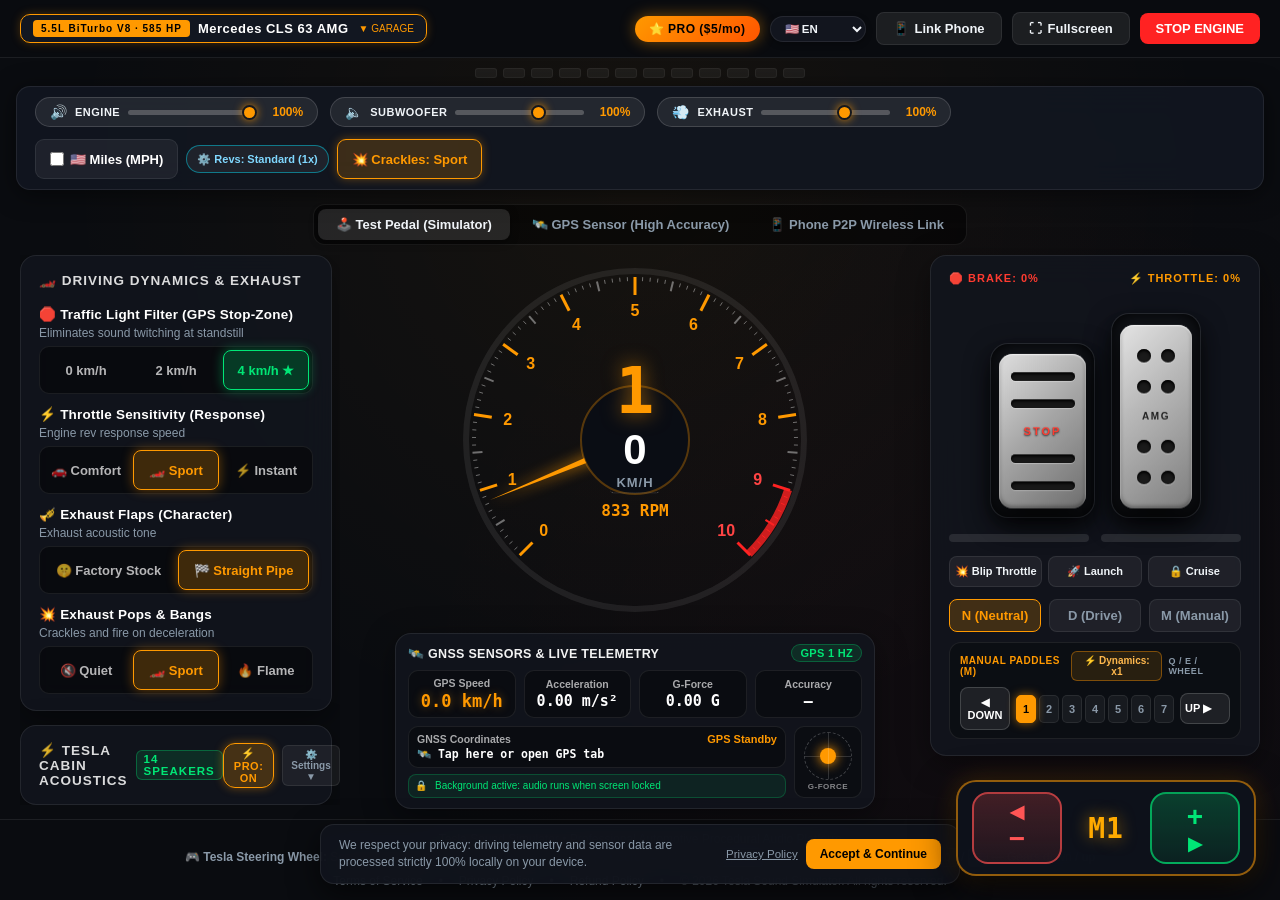
<file: index.html>
<!DOCTYPE html>
<html lang="en">
<head>
  <meta charset="UTF-8">
  <meta name="viewport" content="width=device-width, initial-scale=1.0, maximum-scale=1.0, user-scalable=no">
  <meta http-equiv="Cache-Control" content="no-cache, no-store, must-revalidate">
  <meta http-equiv="Pragma" content="no-cache">
  <meta http-equiv="Expires" content="0">
  <title>Tesla Supercar Sound Simulator | V10, V8 & Turbo Sound</title>
  <meta name="description" content="Turn your Tesla into a Carrera GT V10, Hellcat V8, 2JZ, LFA or AMG supercar. Real-time GPS & phone P2P telemetry for Model 3, Model Y, S & X. Try for $5/mo.">
  <meta name="keywords" content="tesla sound simulator, tesla v10 engine sound, electric car engine noise, carrera gt tesla sound, hellcat v8 tesla, obd2 car sound, tesla p2p telemetry">
  <meta name="robots" content="index, follow">
  <link rel="canonical" href="https://raxman1.github.io/teslasite/">

  <!-- Open Graph / Social Media -->
  <meta property="og:type" content="website">
  <meta property="og:url" content="https://raxman1.github.io/teslasite/">
  <meta property="og:title" content="Tesla Supercar Sound Simulator | V10, V8 & Turbo Sound">
  <meta property="og:description" content="Turn your Tesla into a Carrera GT V10, Hellcat V8, 2JZ, LFA or AMG supercar. Real-time GPS & phone P2P telemetry.">
  <meta property="og:site_name" content="Tesla Sound Simulator">

  <!-- Twitter Card -->
  <meta name="twitter:card" content="summary_large_image">
  <meta name="twitter:title" content="Tesla Supercar Sound Simulator | V10, V8 & Turbo Sound">
  <meta name="twitter:description" content="Turn your Tesla into a Carrera GT V10, Hellcat V8, 2JZ, LFA or AMG supercar. Real-time GPS & phone P2P telemetry.">

  <!-- Google Schema.org SoftwareApplication Structured Data -->
  <script type="application/ld+json">
  {
    "@context": "https://schema.org",
    "@type": "SoftwareApplication",
    "name": "Tesla Supercar Sound Simulator",
    "operatingSystem": "Tesla In-Car Browser, Web, iOS, Android, macOS, Windows",
    "applicationCategory": "MultimediaApplication",
    "offers": [
      {
        "@type": "Offer",
        "name": "Monthly Subscription",
        "price": "5.00",
        "priceCurrency": "USD",
        "billingDuration": "P1M"
      },
      {
        "@type": "Offer",
        "name": "Annual Subscription (2 Months Free)",
        "price": "50.00",
        "priceCurrency": "USD",
        "billingDuration": "P1Y"
      }
    ],
    "aggregateRating": {
      "@type": "AggregateRating",
      "ratingValue": "4.9",
      "reviewCount": "428"
    }
  }
  </script>

  <link rel="stylesheet" href="style.css?v=8.6">
  <link rel="icon" href="data:image/svg+xml,<svg xmlns=%22http://www.w3.org/2000/svg%22 viewBox=%220 0 100 100%22><text y=%22.9em%22 font-size=%2290%22>🏎️</text></svg>">
  <script>
    (function() {
      const LATEST_V = '8.1';
      const p = new URLSearchParams(window.location.search);
      if (p.get('v') !== LATEST_V) {
        p.set('v', LATEST_V);
        window.history.replaceState(null, '', window.location.pathname + '?' + p.toString());
      }
    })();
  </script>
</head>
<body>

  <!-- Top Navigation & Controls Bar (Sticky for Tesla Screen) -->
  <header>
    <div class="brand">
      <!-- Touch-Friendly Car Preset Picker Button -->
      <button id="carSelectModalBtn" class="btn-car-picker" type="button" title="Нажмите, чтобы открыть меню выбора машин (шторка)">
        <span id="brandBadge" class="brand-badge">585 HP</span>
        <span id="brandTitle" class="brand-title">Mercedes CLS 63 AMG</span>
        <span class="picker-arrow" data-i18n="brand_curtain">▼ ШТОРКА</span>
      </button>
      <select id="presetSelect" class="preset-dropdown" style="display: none;">
        <!-- Kept in background for compatibility -->
      </select>
    </div>
    <div class="header-actions">
      <!-- Pro SaaS Upgrade Button -->
      <button id="proUpgradeBtn" class="btn-pro-badge" type="button" title="Tesla Sound PRO">⭐ PRO ($5/mo)</button>

      <!-- Language Selector -->
      <div class="lang-select-wrapper">
        <select id="langSelect" class="lang-picker-select" aria-label="Language">
          <option value="en">🇺🇸 EN</option>
          <option value="ru">🇷🇺 RU</option>
          <option value="de">🇩🇪 DE</option>
          <option value="es">🇪🇸 ES</option>
          <option value="fr">🇫🇷 FR</option>
          <option value="zh">🇨🇳 中文</option>
          <option value="ja">🇯🇵 日本語</option>
          <option value="pt">🇧🇷 PT</option>
          <option value="ar">🇦🇪 العربية</option>
        </select>
      </div>

      <button id="p2pModalBtn" class="btn btn-icon-only" title="Связка с телефоном"><span class="btn-icon">📱</span><span class="btn-text" data-i18n="btn_p2p">Связка</span></button>
      <button id="fullscreenBtn" class="btn btn-icon-only" title="Полный экран"><span class="btn-icon">⛶</span><span class="btn-text" data-i18n="btn_fullscreen">Экран</span></button>
      <button id="startBtn" class="btn btn-primary" data-i18n="btn_start">START ENGINE</button>
    </div>
  </header>

  <!-- Shift Light Bar (F1 / Supercar Style) -->
  <div class="shift-lights">
    <div class="shift-led green"></div>
    <div class="shift-led green"></div>
    <div class="shift-led green"></div>
    <div class="shift-led green"></div>
    <div class="shift-led yellow"></div>
    <div class="shift-led yellow"></div>
    <div class="shift-led yellow"></div>
    <div class="shift-led yellow"></div>
    <div class="shift-led red"></div>
    <div class="shift-led red"></div>
    <div class="shift-led red"></div>
    <div class="shift-led red"></div>
  </div>

  <!-- Dedicated Sound Tuning Bar (Immune to Tesla UI Overlaps) -->
  <div class="dashboard-sound-bar">
    <div class="sound-slider-group">
      <div class="engine-volume-control" title="Общая громкость мотора">
        <span class="vol-icon">🔊</span>
        <span class="vol-label" data-i18n="vol_motor">Мотор</span>
        <input id="engineVolumeSlider" type="range" min="0" max="100" value="100" class="vol-slider">
        <span id="engineVolumeText" class="vol-value">100%</span>
      </div>
      <div class="engine-volume-control" title="Регулировка сабвуфера: убавьте, если дребезжат дверные клипсы и обшивка Tesla!">
        <span class="vol-icon">🔈</span>
        <span class="vol-label" data-i18n="vol_bass">Бас</span>
        <input id="quickBassSlider" type="range" min="0" max="150" value="100" class="vol-slider">
        <span id="quickBassText" class="vol-value">100%</span>
      </div>
      <div class="engine-volume-control" title="Громкость прямотока и выхлопа">
        <span class="vol-icon">💨</span>
        <span class="vol-label" data-i18n="vol_exhaust">Выхлоп</span>
        <input id="quickExhaustSlider" type="range" min="0" max="150" value="100" class="vol-slider">
        <span id="quickExhaustText" class="vol-value">100%</span>
      </div>
    </div>
    <div class="sound-quick-actions">
      <!-- MPH Units Toggle Checkbox Pill -->
      <label class="btn-quick-pill unit-toggle-pill" id="unitMphToggleLabel" title="Переключение единиц скорости: КМ/Ч или МИЛИ/Ч (MPH)">
        <input type="checkbox" id="unitMphCheckbox">
        <span id="unitMphText" data-i18n="unit_mph_label">🇺🇸 Мили (MPH)</span>
      </label>
      <button id="shiftProfileBtn" class="btn-quick-pill" type="button" title="Обороты: 1x / 2x / 3x">⚙️ Обороты: 1x</button>
      <button id="crackleQuickBtn" class="btn-quick-pill active" type="button" title="Отстрелы: Тихо / Спорт / Огонь">💥 Отстрелы: Спорт</button>
    </div>
    <!-- Hidden compatibility elements to ensure no script errors -->
    <div style="display: none;">
      <button id="dashboardCarPickerBtn"><span id="dashBrandTitle"></span><span id="dashBrandBadge"></span></button>
    </div>
  </div>

  <!-- Mode Selector Tabs -->
  <div class="tabs-container">
    <div class="tabs">
      <button class="tab-btn active" data-tab="pedal"><span class="tab-text-full" data-i18n="tab_pedal_full">🕹️ Тест-Педаль (Симулятор)</span><span class="tab-text-short" data-i18n="tab_pedal_short">🕹️ Педаль</span></button>
      <button class="tab-btn" data-tab="gps"><span class="tab-text-full" data-i18n="tab_gps_full">🛰️ GPS Сенсор (Макс. точность)</span><span class="tab-text-short" data-i18n="tab_gps_short">🛰️ GPS</span></button>
      <button class="tab-btn" data-tab="p2p"><span class="tab-text-full" data-i18n="tab_p2p_full">📱 P2P Линк с телефоном</span><span class="tab-text-short" data-i18n="tab_p2p_short">📱 P2P</span></button>
    </div>
  </div>

  <!-- Main Dashboard Cockpit Grid -->
  <main>
    <div class="cockpit-grid">

      <!-- LEFT COLUMN: Sensors, Driving Settings & Acoustics -->
      <div class="cockpit-left-col">

      <!-- LEFT 1: Driving Dynamics & Exhaust Controls (Лаконично, органично, понятно) -->
      <div class="card driving-settings-card">
        <div class="hud-title" style="margin-bottom: 6px;">
          <span data-i18n="card_driving_title">🏎️ Настройки вождения и выхлопа</span>
        </div>

        <!-- 1. GPS Deadzone / Traffic Light Filter -->
        <div class="setting-row">
          <div class="setting-header">
            <span class="setting-title" data-i18n="setting_stop_filter">🛑 Фильтр светофора (Стоп-зона GPS)</span>
            <span class="setting-hint" data-i18n="setting_stop_hint">Исключает дёргание на месте</span>
          </div>
          <div class="segmented-pill-group">
            <button id="deadzone0Btn" class="segmented-pill" type="button" data-i18n="deadzone_0_kmh">0 км/ч</button>
            <button id="deadzone2Btn" class="segmented-pill" type="button" data-i18n="deadzone_2_kmh">2 км/ч</button>
            <button id="deadzone4Btn" class="segmented-pill active pill-green" type="button" data-i18n="deadzone_4_kmh">4 км/ч ★</button>
          </div>
        </div>

        <!-- 2. Throttle Response Intensity -->
        <div class="setting-row">
          <div class="setting-header">
            <span class="setting-title" data-i18n="setting_throttle_sens">⚡ Чувствительность газа (Отклик)</span>
            <span class="setting-hint" data-i18n="setting_throttle_hint">Реакция мотора на ускорение</span>
          </div>
          <div class="segmented-pill-group">
            <button id="sensComfortBtn" class="segmented-pill" type="button" data-i18n="pill_comfort">🚗 Комфорт</button>
            <button id="sensSportBtn" class="segmented-pill active" type="button" data-i18n="pill_sport">🏎️ Спорт</button>
            <button id="sensInsaneBtn" class="segmented-pill" type="button" data-i18n="pill_insane">⚡ Мгновенно</button>
          </div>
        </div>

        <!-- 3. Exhaust Flaps / Character (Muffler vs Straight Pipe) -->
        <div class="setting-row">
          <div class="setting-header">
            <span class="setting-title" data-i18n="setting_exhaust_flaps">🎺 Заслонки выхлопа (Характер)</span>
            <span class="setting-hint" data-i18n="setting_exhaust_hint">Звучание выхлопного тракта</span>
          </div>
          <div class="segmented-pill-group">
            <button id="exhaustQuietBtn" class="segmented-pill" type="button" data-i18n="pill_stock">🤫 Заводской</button>
            <button id="exhaustOpenBtn" class="segmented-pill active" type="button" data-i18n="pill_straight">🏁 Прямоток</button>
          </div>
        </div>

        <!-- 4. Crackle / Pops & Bangs -->
        <div class="setting-row">
          <div class="setting-header">
            <span class="setting-title" data-i18n="setting_crackle">💥 Отстрелы выхлопа (Pops & Bangs)</span>
            <span class="setting-hint" data-i18n="setting_crackle_hint">Прострелы при сбросе газа</span>
          </div>
          <div class="segmented-pill-group">
            <button id="crackleQuietBtn" class="segmented-pill" type="button" data-i18n="pill_quiet">🔇 Тихо</button>
            <button id="crackleSportBtn" class="segmented-pill active" type="button" data-i18n="pill_sport">💥 Спорт</button>
            <button id="crackleFireBtn" class="segmented-pill pill-fire" type="button" data-i18n="pill_fire">🔥 Огонь</button>
          </div>
        </div>
      </div>

      <!-- LEFT 3: Collapsible Tesla Cabin Acoustics Panel -->
      <div class="card tesla-audio-panel card-collapsible">
        <div class="hud-title" style="margin-bottom: 0; display: flex; justify-content: space-between; align-items: center; cursor: pointer;" id="teslaAcousticHeader">
          <div style="display: flex; align-items: center; gap: 8px;">
            <span data-i18n="card_acoustic_title">⚡ Акустика салона Tesla</span>
            <span id="teslaAcousticBadge" style="font-size: 11.5px; padding: 2px 7px; border-radius: 6px; background: rgba(0,230,118,0.12); color: var(--accent-green); border: 1px solid rgba(0,230,118,0.3);" data-i18n="card_speakers_count">14 колонок</span>
          </div>
          <div style="display: flex; gap: 8px; align-items: center;">
            <button id="v6ToggleBtn" class="btn-v6-toggle" type="button" title="Нажмите для переключения режима v6.0 PRO">
              <span id="v6ToggleText" data-i18n="btn_pro_toggle_on">⚡ PRO: ВКЛ</span>
            </button>
            <button id="teslaAcousticExpandBtn" class="btn-adv-toggle" type="button" data-i18n="btn_settings_expand">⚙️ Настройки ▼</button>
          </div>
        </div>

        <!-- Collapsible Body (Initially folded to keep the UI clean & fast) -->
        <div id="teslaAcousticBody" style="display: none; margin-top: 14px;">
<!-- CLASSIC VIEW ("как до было" — 3 кнопки и 1 ползунок сабвуфера) -->
          <div id="classicAcousticView" class="classic-acoustic-view" style="display: none;">
            <div style="font-size: 11px; color: var(--accent-green); background: rgba(0, 230, 118, 0.08); border: 1px solid rgba(0, 230, 118, 0.25); border-radius: 6px; padding: 6px 10px; margin-bottom: 10px; display: flex; align-items: center; gap: 6px;">
              <span>🔓</span>
              <span><b>100% Открытый звук (БЕЗ компрессии):</b> прямой несжатый поток с максимальной динамикой прямо на динамики</span>
            </div>
            <div style="font-size: 11px; color: var(--text-muted); margin-bottom: 8px;">
              Распределение звука по салону:
            </div>
            <div class="tesla-soundstage-selector">
              <button class="classic-stage-btn active" data-stage="tesla_mid" data-i18n="stage_rear_exhaust">🏎️ Задний выхлоп</button>
              <button class="classic-stage-btn" data-stage="tesla_front" data-i18n="stage_intake_exhaust">🏁 Впуск/Выхлоп</button>
              <button class="classic-stage-btn" data-stage="tesla_3d" data-i18n="stage_3d_surround">🎧 3D Окружение</button>
            </div>
            <div style="display: flex; justify-content: space-between; align-items: center; margin-top: 12px;">
              <span style="font-size: 11px; color: var(--text-muted);">Вибрация сабвуфера:</span>
              <span id="classicBassLevelText" style="font-size: 11px; font-weight: 700; color: var(--accent-amber);">100%</span>
            </div>
            <input id="classicBassSlider" class="tesla-slider" type="range" min="0" max="200" value="100">
          </div>

          <!-- PRO v6.0 VIEW (Комплектации, карта салона, фейдер капот/выхлоп, 6 слайдеров) -->
          <div id="proAcousticView" class="pro-acoustic-view" style="display: block;">

          <!-- Tesla Model & Audio Trim Selector -->
          <div class="tesla-trim-card">
            <div class="tesla-trim-header">
              <span class="tesla-trim-label">🚘 Комплектация Tesla:</span>
              <span id="teslaTrimBadge" class="tesla-trim-badge">14 динамиков + Саб</span>
            </div>
            <select id="teslaTrimSelect" class="tesla-trim-dropdown">
              <option value="m3_premium" selected>⚡ Tesla Model 3 / Y — Premium (14 колонок + Сабвуфер)</option>
              <option value="m3_standard">🚗 Tesla Model 3 / Y — Standard RWD (Базовая: 7-9 колонок, без саба)</option>
              <option value="ms_plaid">👑 Tesla Model S / X — Plaid Hi-Fi (22 динамика + Саб 960 Вт)</option>
              <option value="cybertruck">📐 Tesla Cybertruck — Cyber Audio (15 динамиков + Dual Sub)</option>
              <option value="custom_stereo">📱 Смартфон / Наушники / Bluetooth (Стерео 2.0)</option>
            </select>
            <div id="teslaTrimDesc" class="tesla-trim-desc">
              Long Range / Performance: Полный 3D-охват, твитеры в стойках и 8" сабвуфер в крыле багажника.
            </div>
          </div>
          
          <div style="font-size: 11px; color: var(--text-muted); margin-bottom: 8px;">
            Пространственные пресеты расстановки:
          </div>

          <div class="tesla-soundstage-selector">
            <button class="stage-btn active" data-stage="tesla_front" data-i18n="stage_hood_exhaust">🏎️ Капот/Выхлоп</button>
            <button class="stage-btn" data-stage="tesla_mid" data-i18n="stage_all_rear">🏁 Всё сзади</button>
            <button class="stage-btn" data-stage="tesla_3d" data-i18n="stage_3d_surround">🎧 3D Окружение</button>
            <button class="stage-btn" data-stage="rear_only" data-i18n="stage_exhaust_only">💨 Только выхлоп</button>
          </div>

          <!-- Interactive Tesla Cabin Map (Visualizer) -->
          <div class="tesla-cabin-map-card">
            <div class="tesla-cabin-map-wrapper">
              <svg id="teslaCabinSvg" viewBox="0 0 320 135" class="tesla-cabin-svg" xmlns="http://www.w3.org/2000/svg">
                <defs>
                  <radialGradient id="gradFrontAura" cx="50%" cy="50%" r="50%">
                    <stop offset="0%" stop-color="#10b981" stop-opacity="0.6"/>
                    <stop offset="100%" stop-color="#10b981" stop-opacity="0"/>
                  </radialGradient>
                  <radialGradient id="gradRearAura" cx="50%" cy="50%" r="50%">
                    <stop offset="0%" stop-color="#f59e0b" stop-opacity="0.6"/>
                    <stop offset="100%" stop-color="#f59e0b" stop-opacity="0"/>
                  </radialGradient>
                  <radialGradient id="gradSubAura" cx="50%" cy="50%" r="50%">
                    <stop offset="0%" stop-color="#ef4444" stop-opacity="0.7"/>
                    <stop offset="100%" stop-color="#ef4444" stop-opacity="0"/>
                  </radialGradient>
                </defs>

                <!-- Tesla Silhouette Top View -->
                <path d="M 50,67 C 50,38 75,30 110,30 L 215,30 C 265,30 285,44 285,67 C 285,90 265,104 215,104 L 110,104 C 75,104 50,96 50,67 Z" 
                      fill="rgba(12, 17, 26, 0.85)" stroke="rgba(255,255,255,0.22)" stroke-width="1.6"/>

                <!-- Front Hood Glass -->
                <path d="M 65,67 C 65,46 85,38 110,38 L 135,38 C 122,48 122,86 135,96 L 110,96 C 85,96 65,88 65,67 Z" 
                      fill="rgba(16, 185, 129, 0.08)" stroke="rgba(16, 185, 129, 0.45)" stroke-dasharray="2 2"/>

                <!-- Rear Window Glass -->
                <path d="M 205,38 L 230,38 C 255,38 270,48 270,67 C 270,86 255,96 230,96 L 205,96 C 215,84 215,50 205,38 Z" 
                      fill="rgba(245, 158, 11, 0.08)" stroke="rgba(245, 158, 11, 0.45)" stroke-dasharray="2 2"/>

                <!-- Seats -->
                <rect x="145" y="42" width="20" height="19" rx="4" fill="rgba(255,255,255,0.06)" stroke="rgba(255,255,255,0.18)"/>
                <rect x="145" y="73" width="20" height="19" rx="4" fill="rgba(255,255,255,0.06)" stroke="rgba(255,255,255,0.18)"/>
                <rect x="180" y="41" width="18" height="52" rx="4" fill="rgba(255,255,255,0.04)" stroke="rgba(255,255,255,0.12)"/>

                <!-- Front Motor Aura & Node -->
                <circle id="mapFrontAura" cx="80" cy="67" r="22" fill="url(#gradFrontAura)"/>
                <circle id="mapFrontDot" cx="80" cy="67" r="7" fill="#10b981" stroke="#fff" stroke-width="1.5"/>
                <text x="80" y="20" fill="#10b981" font-size="9" font-weight="700" text-anchor="middle">🏎️ МОТОР / ВПУСК</text>

                <!-- Rear Exhaust Aura & Node -->
                <circle id="mapRearAura" cx="260" cy="67" r="24" fill="url(#gradRearAura)"/>
                <circle id="mapRearDot" cx="260" cy="67" r="7" fill="#f59e0b" stroke="#fff" stroke-width="1.5"/>
                <text x="260" y="20" fill="#f59e0b" font-size="9" font-weight="700" text-anchor="middle">💨 ВЫХЛОП</text>

                <!-- Subwoofer in trunk -->
                <circle id="mapSubAura" cx="255" cy="94" r="14" fill="url(#gradSubAura)"/>
                <circle id="mapSubDot" cx="255" cy="94" r="5" fill="#ef4444" stroke="#fff" stroke-width="1.2"/>
                <text id="subNodeText" x="255" y="122" fill="#ef4444" font-size="8" font-weight="700" text-anchor="middle">🔊 САБВУФЕР</text>

                <!-- Sliding Acoustic Center Orb -->
                <circle id="mapCenterOrb" cx="170" cy="67" r="9" fill="#ff9900" stroke="#fff" stroke-width="2" filter="drop-shadow(0 0 6px #ff9900)"/>
              </svg>
            </div>
          </div>

          <!-- Main Acoustic Balance Crossfader (Front ↔ Rear) -->
          <div class="spatial-fader-card">
            <div class="slider-row">
              <span class="slider-label" data-i18n="fader_label">⚖️ Баланс салона: Капот ↔ Выхлоп</span>
              <span id="faderValText" class="slider-value highlight">50 / 50 (Центр)</span>
            </div>
            <input id="faderSlider" class="tesla-slider" type="range" min="-100" max="100" value="0">
            <div class="fader-scale-labels">
              <span data-i18n="balance_front">🏎️ Спереди (Мотор)</span>
              <span data-i18n="balance_center">⚖️ Центр</span>
              <span data-i18n="balance_rear">💨 Сзади (Выхлоп)</span>
            </div>
          </div>

          <!-- Advanced Acoustic Controls Header & Toggle -->
          <div class="spatial-advanced-toggle-row">
            <button id="toggleSpatialAdvBtn" class="btn-adv-toggle" type="button">⚙️ Подробные параметры акустики (7) ▼</button>
            <button id="resetAcousticsBtn" class="btn-adv-toggle reset" type="button" title="Вернуть калибровку Tesla по умолчанию">↺ Сброс</button>
          </div>

          <!-- Advanced Sliders Container -->
          <div id="spatialAdvancedBox" class="spatial-advanced-box">
            <!-- 1. Front Engine & Intake Volume -->
            <div class="slider-row">
              <span class="slider-label">🏎️ Громкость двигателя и впуска (Спереди)</span>
              <span id="frontVolValText" class="slider-value">100%</span>
            </div>
            <input id="frontVolSlider" class="tesla-slider" type="range" min="0" max="150" value="100">

            <!-- 2. Rear Exhaust Volume -->
            <div class="slider-row">
              <span class="slider-label">💨 Громкость основного выхлопа (Сзади)</span>
              <span id="rearVolValText" class="slider-value">100%</span>
            </div>
            <input id="rearVolSlider" class="tesla-slider" type="range" min="0" max="150" value="100">

            <!-- 3. Pops & Bangs Level -->
            <div class="slider-row">
              <span class="slider-label">💥 Отстрелы / Прострелы Pops & Bangs</span>
              <span id="popsVolValText" class="slider-value">100%</span>
            </div>
            <input id="popsVolSlider" class="tesla-slider" type="range" min="0" max="200" value="100">

            <!-- 4. Subwoofer Vibration -->
            <div class="slider-row">
              <span id="bassSliderLabel" class="slider-label">🔊 Вибрация сабвуфера (Бас-шейкер)</span>
              <span id="bassLevelText" class="slider-value">100%</span>
            </div>
            <input id="bassSlider" class="tesla-slider" type="range" min="0" max="200" value="100">

            <!-- 5. Exhaust Acoustic Distance Delay -->
            <div class="slider-row">
              <span class="slider-label">⏱️ Задержка выхлопа (Ощущение длины машины 4.7м)</span>
              <span id="exhaustDelayValText" class="slider-value">18 мс</span>
            </div>
            <input id="exhaustDelaySlider" class="tesla-slider" type="range" min="0" max="35" value="18">

            <!-- 6. 3D Spatial Stereo Width -->
            <div class="slider-row">
              <span class="slider-label">🎧 3D Ширина стереосцены (14 динамиков Tesla)</span>
              <span id="stereoWidthValText" class="slider-value">130%</span>
            </div>
            <input id="stereoWidthSlider" class="tesla-slider" type="range" min="50" max="180" value="130">
          </div>
          </div> <!-- Close proAcousticView -->

          <!-- Universal Turbocharger & Whine Control Panel (Works for ALL cars in DSP & Samples HD) -->
          <div id="turboControlBox" class="turbo-control-container">
            <div class="turbo-header">
              <div class="turbo-title-row">
                <span class="turbo-title" data-i18n="turbo_title">🌀 Свист турбин / Turbo Whine</span>
                <span id="turboStateBadge" class="turbo-badge active">ВКЛ</span>
              </div>
              <button id="turboToggleBtn" class="btn-turbo-toggle active" type="button" title="Включить / Выключить свист турбин">
                <span id="turboToggleText">ВКЛ</span>
              </button>
            </div>

            <!-- Turbo Whine Volume Slider -->
            <div class="slider-row" style="margin-top: 6px;">
              <span class="slider-label" data-i18n="turbo_vol_label">Громкость свиста турбин</span>
              <span id="turboVolumeValText" class="slider-value">100%</span>
            </div>
            <input id="turboVolumeSlider" class="tesla-slider" type="range" min="0" max="150" value="100">

            <!-- Blow-off & Wastegate Flutter Checkbox -->
            <div class="turbo-suboptions">
              <label class="turbo-suboption-label">
                <input id="turboBovCheck" type="checkbox" checked>
                <span data-i18n="turbo_bov_label">💥 Сброс давления Blow-Off (Stututu)</span>
              </label>
            </div>
          </div>

          <!-- DSP Tuning & Sound Generation Controls -->
          <div id="dspTuningBox" class="dsp-tuning-container">
            <div class="dsp-tuning-header">
              <span data-i18n="dsp_tuning_title">⚡ Тюнинг выхлопа и DSP</span>
              <button id="toggleAdvDspBtn" class="btn-adv-toggle" type="button" data-i18n="dsp_options_btn">⚙️ Опции</button>
            </div>

            <!-- 1. Flow / Character -->
            <div class="slider-row">
              <span class="slider-label" data-i18n="dsp_flow_label">Прямоток / Характер</span>
              <span id="characterValText" class="slider-value">85%</span>
            </div>
            <input id="characterSlider" class="tesla-slider" type="range" min="15" max="100" value="85">

            <!-- 2. Crackle & Pops -->
            <div class="slider-row">
              <span class="slider-label" data-i18n="dsp_crackle_label">Отстрелы / Pops & Bangs</span>
              <span id="crackleValText" class="slider-value">100%</span>
            </div>
            <input id="crackleSlider" class="tesla-slider" type="range" min="0" max="150" value="100">

            <!-- Collapsible Advanced Sound Options -->
            <div id="advDspBox" class="adv-dsp-content" style="display: none;">
              <!-- Turbo Whine -->
              <div class="slider-row">
                <span class="slider-label">Свист наддува (Whine)</span>
                <div style="display: flex; align-items: center; gap: 6px;">
                  <button id="advWhineToggleBtn" class="btn-turbo-toggle active" type="button" title="Включить / Выключить свист">ВКЛ</button>
                  <span id="whineLevelValText" class="slider-value">100%</span>
                </div>
              </div>
              <input id="whineLevelSlider" class="tesla-slider" type="range" min="0" max="150" value="100">

              <!-- Whine Pitch -->
              <div class="slider-row">
                <span class="slider-label">Тональность свиста</span>
                <span id="whinePitchValText" class="slider-value">100%</span>
              </div>
              <input id="whinePitchSlider" class="tesla-slider" type="range" min="50" max="180" value="100">

              <!-- Idle RPM Offset / Cam Lope -->
              <div class="slider-row">
                <span class="slider-label">Холостой ход / Валы</span>
                <span id="idleOffsetValText" class="slider-value">0 RPM</span>
              </div>
              <input id="idleOffsetSlider" class="tesla-slider" type="range" min="-150" max="350" step="25" value="0">

              <!-- Rev Limiter Mode -->
              <div class="segmented-control-group">
                <div class="segmented-label">Режим отсечки:</div>
                <div class="segmented-pills">
                  <button id="limiterHardBtn" type="button" class="segmented-btn active">Хард-кат 2-Step</button>
                  <button id="limiterSoftBtn" type="button" class="segmented-btn">Мягкая отсечка</button>
                </div>
              </div>

              <!-- Throttle Response Curve -->
              <div class="segmented-control-group">
                <div class="segmented-label">Отклик акселератора:</div>
                <div class="segmented-pills">
                  <button id="respLinearBtn" type="button" class="segmented-btn">Плавный</button>
                  <button id="respSportBtn" type="button" class="segmented-btn active">Спорт</button>
                  <button id="respRaceBtn" type="button" class="segmented-btn">Экстрим ⚡</button>
                </div>
              </div>
            </div>
          </div>
        </div>
      </div>

      </div> <!-- Close cockpit-left-col -->

      <!-- CENTER: Carrera GT Tachometer & Speedometer + Live Telemetry Cockpit -->
      <div class="cluster-panel">
        <div class="tachometer-container">
          <canvas id="gaugeCanvas"></canvas>
          <div class="gauge-center-data">
            <div id="gearDisplay" class="gear-display">N</div>
            <div id="speedDisplay" class="speed-display">0</div>
            <div id="speedUnitDisplay" class="speed-unit clickable-unit" title="Нажмите для переключения КМ/Ч ⇄ МИЛИ/Ч" data-i18n="speed_unit_kmh">KM/H</div>
            <div id="rpmNumeric" class="rpm-numeric">920 RPM</div>
          </div>
        </div>

        <!-- Integrated Open Telemetry & Sensors Dashboard (Right below / beside speedometer, ZERO scroll) -->
        <div class="card telemetry-card cluster-telemetry-card">
          <div class="hud-title">
            <span class="hud-main-title" data-i18n="hud_title">🛰️ Сенсоры и Телеметрия GNSS</span>
            <span id="hudRate" class="hud-rate-badge" data-i18n="hud_rate_default">GPS 1 Гц</span>
          </div>

          <div class="hud-grid">
            <div class="hud-item">
              <div class="hud-label" data-i18n="hud_speed_label">GPS Скорость</div>
              <div id="hudSpeed" class="hud-value highlight">0.0 km/h</div>
            </div>
            <div class="hud-item">
              <div class="hud-label" data-i18n="hud_accel_label">Ускорение</div>
              <div id="hudAccel" class="hud-value">0.00 m/s²</div>
            </div>
            <div class="hud-item">
              <div class="hud-label" data-i18n="hud_gforce_label">Перегрузка (G)</div>
              <div id="hudGForce" class="hud-value">0.00 G</div>
            </div>
            <div class="hud-item">
              <div class="hud-label" data-i18n="hud_accuracy_label">Точность GPS</div>
              <div id="hudAccuracy" class="hud-value">–</div>
            </div>
          </div>

          <div class="hud-bottom-row">
            <div class="hud-coords-group">
              <div class="hud-item hud-coords-box" id="hudCoordsBox" title="Нажмите для активации GPS">
                <div class="hud-label" style="display: flex; justify-content: space-between; align-items: center; gap: 6px;">
                  <span data-i18n="hud_coords_label">Координаты GNSS</span>
                  <span id="gnssStatusBadge" style="font-size: 11px; color: var(--accent-amber);" data-i18n="hud_gps_waiting">Ожидание GPS</span>
                </div>
                <div id="hudCoords" class="hud-value hud-coords-val" data-i18n="hud_coords_prompt">🛰️ Нажмите сюда или вкладку 📡 GPS</div>
              </div>

              <div id="bgNotice" class="bg-notice-pill">
                <span>🔒</span>
                <span data-i18n="hud_bg_notice">Фон активен: звук и GPS работают при блокировке экрана</span>
              </div>
            </div>

            <div class="g-meter-container">
              <div class="g-circle">
                <div id="gDot" class="g-dot"></div>
              </div>
              <span class="g-meter-caption">G-FORCE</span>
            </div>
          </div>
        </div>
      </div>

      <!-- RIGHT: Interactive Dual Pedals (Brake & Gas) & Simulator Controls -->
      <div class="card pedal-section">
        <div class="hud-title" style="width: 100%; display: flex; justify-content: space-between; align-items: center;">
          <span style="font-size: 11px; font-weight: 700; color: #ff3b30;">🛑 <span data-i18n="pedal_brake">ТОРМОЗ</span>: <b id="brakePercent">0%</b></span>
          <span style="font-size: 11px; font-weight: 700; color: var(--accent-amber);">⚡ <span data-i18n="pedal_gas">ГАЗ</span>: <b id="pedalPercent">0%</b></span>
        </div>

        <!-- 3D Dual Aluminum Sports Pedals -->
        <div class="pedal-wrapper">
          <!-- 1. Brake Pedal (Left) -->
          <div id="brakeFrame" class="pedal-frame pedal-brake-frame" title="Нажмите и удерживайте или тяните вниз для торможения">
            <div id="brakePlate" class="pedal-brake-plate">
              <div class="rubber-brake-bar"></div>
              <div class="rubber-brake-bar"></div>
              <div class="brake-logo">STOP</div>
              <div class="rubber-brake-bar"></div>
              <div class="rubber-brake-bar"></div>
            </div>
          </div>

          <!-- 2. Gas Pedal (Right) -->
          <div id="pedalFrame" class="pedal-frame pedal-gas-frame" title="Нажмите и удерживайте или тяните вниз для газа">
            <div id="pedalPlate" class="pedal-plate">
              <div class="rubber-stud-row">
                <div class="rubber-stud"></div>
                <div class="rubber-stud"></div>
              </div>
              <div class="rubber-stud-row">
                <div class="rubber-stud"></div>
                <div class="rubber-stud"></div>
              </div>
              <div class="pedal-logo">GAS</div>
              <div class="rubber-stud-row">
                <div class="rubber-stud"></div>
                <div class="rubber-stud"></div>
              </div>
              <div class="rubber-stud-row">
                <div class="rubber-stud"></div>
                <div class="rubber-stud"></div>
              </div>
            </div>
          </div>
        </div>

        <!-- Dual Pedal Gauge Progress Bars -->
        <div class="pedal-dual-stats">
          <div>
            <div class="pedal-gauge-bar">
              <div id="brakeFill" class="brake-gauge-fill"></div>
            </div>
          </div>
          <div>
            <div class="pedal-gauge-bar">
              <div id="pedalFill" class="pedal-gauge-fill"></div>
            </div>
          </div>
        </div>

        <!-- Quick Action Buttons -->
        <div class="pedal-actions">
          <button id="blipBtn" class="btn" data-i18n="btn_blip">💥 Перегазовка</button>
          <button id="launchBtn" class="btn" data-i18n="btn_launch">🚀 Launch</button>
          <button id="holdThrottleBtn" class="btn" title="Зафиксировать текущую силу газа" data-i18n="btn_cruise">🔒 Круиз</button>
        </div>

        <!-- Gearbox Mode Selector -->
        <div class="gear-selector">
          <button class="gear-mode-btn active" data-mode="N" data-i18n="gear_neutral">N (Нейтраль)</button>
          <button class="gear-mode-btn" data-mode="A" data-i18n="gear_drive">D (Автомат)</button>
          <button class="gear-mode-btn" data-mode="M" data-i18n="gear_manual">M (Ручной)</button>
        </div>

        <!-- Tactile Paddle Shifters & Direct Gear Selector -->
        <div class="manual-shifter-box" id="manualShifterBox">
          <div style="font-size: 10px; font-weight: 700; color: var(--accent-amber); margin-bottom: 6px; text-transform: uppercase; letter-spacing: 0.5px; display: flex; justify-content: space-between; align-items: center;">
            <span data-i18n="shifter_paddles_label">🏎️ Ручные лепестки (M)</span>
            <div style="display: flex; gap: 6px; align-items: center;">
              <button id="rpmMultiplierBtn" class="btn-rpm-mult" type="button" title="Множитель оборотов двигателя: на 20 км/ч дает 4,000 RPM вместо 2,000 RPM (x1 / x1.5 / x2 / x3)">⚡ Динамика: x1</button>
              <span style="color: var(--text-muted); font-size: 9px;" data-i18n="shifter_keys_hint">Q / E / Колесо руля</span>
            </div>
          </div>
          <div class="paddle-shifter-row">
            <button id="shiftDownBtn" class="btn btn-paddle btn-paddle-down" type="button" title="Вниз (Q / Левый лепесток / Колесо вниз)" data-i18n="paddle_down">◀ ВНИЗ</button>
            <div class="gear-pills-list">
              <button class="gear-num-btn" data-gear="1" type="button">1</button>
              <button class="gear-num-btn" data-gear="2" type="button">2</button>
              <button class="gear-num-btn" data-gear="3" type="button">3</button>
              <button class="gear-num-btn" data-gear="4" type="button">4</button>
              <button class="gear-num-btn" data-gear="5" type="button">5</button>
              <button class="gear-num-btn" data-gear="6" type="button">6</button>
              <button class="gear-num-btn" data-gear="7" type="button">7</button>
            </div>
            <button id="shiftUpBtn" class="btn btn-paddle btn-paddle-up" type="button" title="Вверх (E / Правый лепесток / Колесо вверх)" data-i18n="paddle_up">ВВЕРХ ▶</button>
          </div>
        </div>
      </div>

    </div>
  </main>

  <!-- P2P WebRTC Pairing Modal -->
  
  <!-- Subscription Paywall & Checkout Modal -->
  <div id="subscriptionModal" class="modal-overlay">
    <div class="sub-modal-card">
      <span class="sub-pill-badge" data-i18n="sub_badge">PREMIUM SOUND ENGINE</span>
      <h2 class="sub-modal-title" data-i18n="sub_title">Upgrade to Tesla Sound PRO</h2>
      <p class="sub-modal-subtitle" data-i18n="sub_subtitle">Unlock 22+ legendary supercar engines, 96kHz DSP audio, and wireless telemetry.</p>

      <!-- Plan Switcher (Monthly vs Annual) -->
      <div class="plan-toggle-container">
        <button id="planToggleMonthly" class="plan-toggle-btn" type="button">
          <span data-i18n="sub_monthly">Monthly</span>
          <span style="opacity: 0.8; font-size: 11px;">$5/mo</span>
        </button>
        <button id="planToggleYearly" class="plan-toggle-btn active" type="button">
          <span data-i18n="sub_yearly">Annual</span>
          <span class="free-months-tag" data-i18n="sub_save_badge">🎁 2 MONTHS FREE</span>
        </button>
      </div>

      <!-- Pricing Display -->
      <div class="sub-pricing-box">
        <div class="sub-price-row">
          <span id="subDisplayPrice" class="sub-price-val">$50</span>
          <span id="subDisplayPeriod" class="sub-price-period" data-i18n="sub_per_year">/ year ($4.17/mo)</span>
        </div>
      </div>

      <!-- Features Checkmarks -->
      <ul class="sub-features-list">
        <li data-i18n="sub_feat_1">🏎️ 22+ Supercars: Carrera GT V10, Hellcat V8, 2JZ, LFA, AMG & Ferrari V12</li>
        <li data-i18n="sub_feat_2">⚡ Studio-grade 96kHz procedural DSP physical synthesis engine</li>
        <li data-i18n="sub_feat_3">📱 High-rate 60Hz wireless phone accelerometer & smart GPS sync</li>
        <li data-i18n="sub_feat_4">💥 Real anti-lag pops, fire crackles, and authentic supercharger whine</li>
        <li data-i18n="sub_feat_5">🎮 Tesla steering wheel scroll wheel shifting integration</li>
        <li data-i18n="sub_feat_6">🛡️ 14-day 100% money-back guarantee on annual plans</li>
      </ul>

      <!-- CTA Checkout Button -->
      <button id="subCheckoutBtn" class="btn-sub-checkout" type="button" data-i18n="sub_cta_yearly">Get Annual PRO for $50 (Save $10)</button>

      <!-- Promo Code Activation Box -->
      <div class="sub-promo-row">
        <input id="subPromoInput" type="text" class="sub-promo-input" placeholder="PROMO CODE" data-i18n-placeholder="sub_promo_placeholder">
        <button id="applyPromoBtn" class="btn-promo-apply" type="button" data-i18n="sub_apply_promo">Apply</button>
      </div>
      <div id="subFeedbackMsg" class="sub-feedback-msg"></div>

      <!-- Trust Badges -->
      <div class="sub-trust-footer" data-i18n="sub_trust_secure">
        🔒 256-bit Encrypted Checkout • Cancel Anytime with 1 Click
      </div>

      <button id="closeSubModalBtn" class="btn" style="width: 100%; margin-top: 14px; padding: 10px; font-weight: 700; border-radius: 10px;" data-i18n="modal_close">Close</button>
    </div>
  </div>

  <!-- In-App Tabbed Legal Documents Modal -->
  <div id="legalModal" class="modal-overlay">
    <div class="legal-modal-card">
      <div style="display: flex; justify-content: space-between; align-items: center; margin-bottom: 12px;">
        <h2 style="font-size: 18px; margin: 0;" data-i18n="legal_title">Legal Documents & Compliance</h2>
        <button id="closeLegalModalBtn" class="btn-close-modal" type="button">✕</button>
      </div>

      <!-- Tabs Header -->
      <div class="legal-tabs-header">
        <button class="legal-tab-btn active" data-tab="legal-terms" data-i18n="tab_terms">Terms of Service</button>
        <button class="legal-tab-btn" data-tab="legal-privacy" data-i18n="tab_privacy">Privacy Policy</button>
        <button class="legal-tab-btn" data-tab="legal-refund" data-i18n="tab_refund">Refund Policy</button>
      </div>

      <!-- Scrollable Tab Content -->
      <div class="legal-scroll-body">
        <div id="legal-terms" class="legal-tab-pane">
          <h3>1. Entertainment Simulation Software</h3>
          <p>Tesla Sound Simulator is an independent procedural audio entertainment tool. It is strictly intended for passenger enjoyment, car meets, or closed-circuit events. Driver focus must always remain 100% on vehicle control and public road safety. Obey all local traffic and noise regulations.</p>
          <h3>2. Subscriptions & Billing</h3>
          <p>Available as a Monthly Subscription ($5/month) or Annual Subscription ($50/year, providing 2 months free). Subscriptions renew automatically until cancelled. You may cancel renewal at any time with 1 click.</p>
          <h3>3. Trademark Non-Affiliation</h3>
          <p>Tesla, Porsche, Mercedes-AMG, Dodge, Toyota, Lexus, and associated emblems are registered trademarks of their respective owners. This product is an independent sound synthesis engine and is not endorsed by or affiliated with Tesla, Inc. or any vehicle manufacturer.</p>
        </div>

        <div id="legal-privacy" class="legal-tab-pane" style="display: none;">
          <h3>Zero-Tracking & Local Data Architecture</h3>
          <p>We respect your privacy by design. All GPS location, velocity, and accelerometer sensor telemetry are processed <strong>strictly 100% locally</strong> inside your web browser memory. No driving routes or telemetry logs are ever uploaded, saved, or sold.</p>
          <h3>P2P Encrypted Telemetry</h3>
          <p>When pairing your smartphone with your Tesla screen, telemetry travels through direct, end-to-end encrypted WebRTC DataChannels.</p>
        </div>

        <div id="legal-refund" class="legal-tab-pane" style="display: none;">
          <h3>14-Day Money-Back Guarantee (Annual Plan)</h3>
          <p>Annual subscriptions ($50/year) include an unconditional 14-day 100% refund guarantee. If you are not satisfied with audio compatibility, email support for a full prompt refund.</p>
          <h3>Monthly Subscriptions</h3>
          <p>Monthly subscriptions ($5/mo) can be cancelled at any time to prevent further billing at the end of the monthly cycle.</p>
        </div>
      </div>

      <button id="closeLegalModalBtnBottom" class="btn" style="width: 100%; margin-top: 14px; padding: 10px; font-weight: 700; border-radius: 10px;" data-i18n="modal_close">Close</button>
    </div>
  </div>

  <!-- GDPR Cookie / Privacy Consent Banner -->
  <div id="cookieBanner" class="cookie-banner">
    <div class="cookie-text" data-i18n="cookie_text">
      We respect your privacy: driving telemetry and GPS coordinates are processed strictly 100% locally on your device.
    </div>
    <div style="display: flex; gap: 8px; align-items: center;">
      <a href="legal/privacy.html" class="footer-legal-link" style="font-size: 11.5px; text-decoration: underline;" data-i18n="cookie_privacy">Privacy Policy</a>
      <button id="acceptCookieBtn" class="cookie-btn-accept" type="button" data-i18n="cookie_accept">Accept & Continue</button>
    </div>
  </div>

  <div id="p2pModal" class="modal-overlay">
    <div class="modal-content">
      <h2 style="margin-bottom: 8px;">📲 Связка Tesla ↔ Телефон</h2>
      <p style="font-size: 13px; color: var(--text-muted); margin-bottom: 12px;">
        Отсканируйте QR-код смартфоном или откройте этот сайт на телефоне и введите код ниже. Телефон будет передавать высокоточные данные акселерометра (60 Гц) и GPS без проводов!
      </p>

      <div id="qrcode"></div>
      <div id="p2pCodeDisplay" class="p2p-code-box">----</div>

      <div id="p2pStatus" style="font-size: 13px; color: var(--accent-amber); margin: 10px 0;">
        Ожидание подключения...
      </div>

      <div style="margin: 16px 0; border-top: 1px solid var(--border-glass); padding-top: 14px;">
        <p style="font-size: 12px; color: var(--text-muted); margin-bottom: 8px;">Или подключите этот экран к другому коду:</p>
        <div style="display: flex; gap: 8px;">
          <input id="phoneCodeInput" type="text" placeholder="Введите код (например, 4821)" style="flex: 1; padding: 10px 14px; border-radius: 8px; border: 1px solid var(--border-glass); background: rgba(0,0,0,0.4); color: #fff; font-family: monospace; font-size: 16px; text-transform: uppercase;">
          <button id="connectPhoneBtn" class="btn btn-primary">Подключить</button>
        </div>
      </div>

      <button id="closeModalBtn" class="btn" style="width: 100%; margin-top: 6px;">Закрыть</button>
    </div>
  </div>

  <!-- Car Preset Selection Modal (Touch-Optimized for Tesla & Mobile) -->
  <div id="carSelectModal" class="modal-overlay" data-persistent="true">
    <div class="modal-content car-picker-modal">
      <div class="car-picker-modal-header">
        <div style="display: flex; align-items: center; gap: 8px;">
          <span style="font-size: 22px;">🏎️</span>
          <h2 style="font-size: 18px; margin: 0; font-weight: 800;">Выбор автомобиля (22 суперкара)</h2>
        </div>
        <button id="closeCarModalBtn" class="btn-close-modal" type="button" title="Закрыть">✕</button>
      </div>

      <!-- Scrollable list of cars -->
      <div id="carCardsGrid" class="car-cards-grid">
        <!-- Rendered dynamically -->
      </div>

      <button id="closeCarModalBtnBottom" class="btn" style="width: 100%; margin-top: 14px; padding: 12px; font-weight: 700; border-radius: 10px;">Закрыть</button>
    </div>
  </div>

  <!-- Footer with Instructions & Legal Links -->
  <footer>
    <div data-i18n="footer_copy">Tesla Sound Simulator • Professional Automotive Procedural Audio Platform</div>
    <div class="footer-keybinds">
      <span data-i18n-html="footer_wheel_hint">🎮 <b>Руль Tesla:</b> Наклон колесика Вправо = Передача вверх (+), Влево = Вниз (-) • Прокрутка = Громкость</span>
      <span><kbd>Space</kbd> / <kbd>W</kbd> — <span data-i18n="footer_gas_key">Газ</span></span>
      <span><kbd>S</kbd> — <span data-i18n="footer_brake_key">Тормоз</span></span>
      <span><kbd>Q</kbd> / <kbd>E</kbd> — <span data-i18n="footer_gears_key">Передачи вниз / вверх</span></span>
    </div>
    <div class="footer-legal-row">
      <a href="legal/terms.html" class="footer-legal-link" id="linkTermsModal">Terms of Service</a>
      <span>•</span>
      <a href="legal/privacy.html" class="footer-legal-link" id="linkPrivacyModal">Privacy Policy</a>
      <span>•</span>
      <a href="legal/refund.html" class="footer-legal-link" id="linkRefundModal">Refund Policy</a>
      <span>•</span>
      <span style="opacity: 0.6;">© 2026 Tesla Sound Simulator. All rights reserved.</span>
    </div>
  </footer>


  <!-- BIG FLOATING GEAR SHIFT BUTTONS (Tesla + Mobile friendly) -->
  <div id="bigShiftBar" class="big-shift-bar">
    <button id="bigShiftDownBtn" class="big-shift-btn big-shift-down" type="button" aria-label="Shift Down">
      <span class="big-shift-icon">◀</span>
      <span class="big-shift-label" data-i18n="gear_down_label">−</span>
    </button>
    <div id="bigGearDisplay" class="big-gear-display">M1</div>
    <button id="bigShiftUpBtn" class="big-shift-btn big-shift-up" type="button" aria-label="Shift Up">
      <span class="big-shift-label" data-i18n="gear_up_label">+</span>
      <span class="big-shift-icon">▶</span>
    </button>
  </div>

  <!-- Hidden Silent Audio Element to bind Tesla Steering Wheel Media Buttons -->
  <audio id="mediaSessionKeeper" loop playsinline webkit-playsinline preload="auto" src="[data-uri]"></audio>

  <!-- Steering Wheel Shift Notification Overlay -->
  <div id="wheelShiftBadge" class="wheel-shift-badge">▲ ПЕРЕДАЧА 2</div>

  <!-- Scripts -->
  <script src="js/peerjs.min.js"></script>
  <script src="js/qrcode.min.js"></script>
  <!-- Procedural DSP Engine (from teslasound.io) -->
  <script src="js/dsp/cars.js?v=8.6"></script>
  <script src="js/dsp/engine-dsp.js?v=8.6"></script>
  <script src="js/dsp/vehicle.js?v=8.6"></script>
  <script src="js/dsp-audio.js?v=8.6"></script>
  <script src="js/bov-sound.js?v=8.6"></script>
  <script src="js/starter-sound.js?v=8.6"></script>
  <script src="js/turbo-sound.js?v=8.6"></script>
  <script src="js/settings-storage.js?v=8.6"></script>
  <script src="js/i18n.js?v=8.6"></script>
  <script src="js/subscription.js?v=8.6"></script>
  <script src="js/audio-engine.js?v=8.6"></script>
  <script src="js/telemetry.js?v=8.6"></script>
  <script src="js/p2p.js?v=8.6"></script>
  <script src="js/app.js?v=8.6"></script>
</body>
</html>
</file>
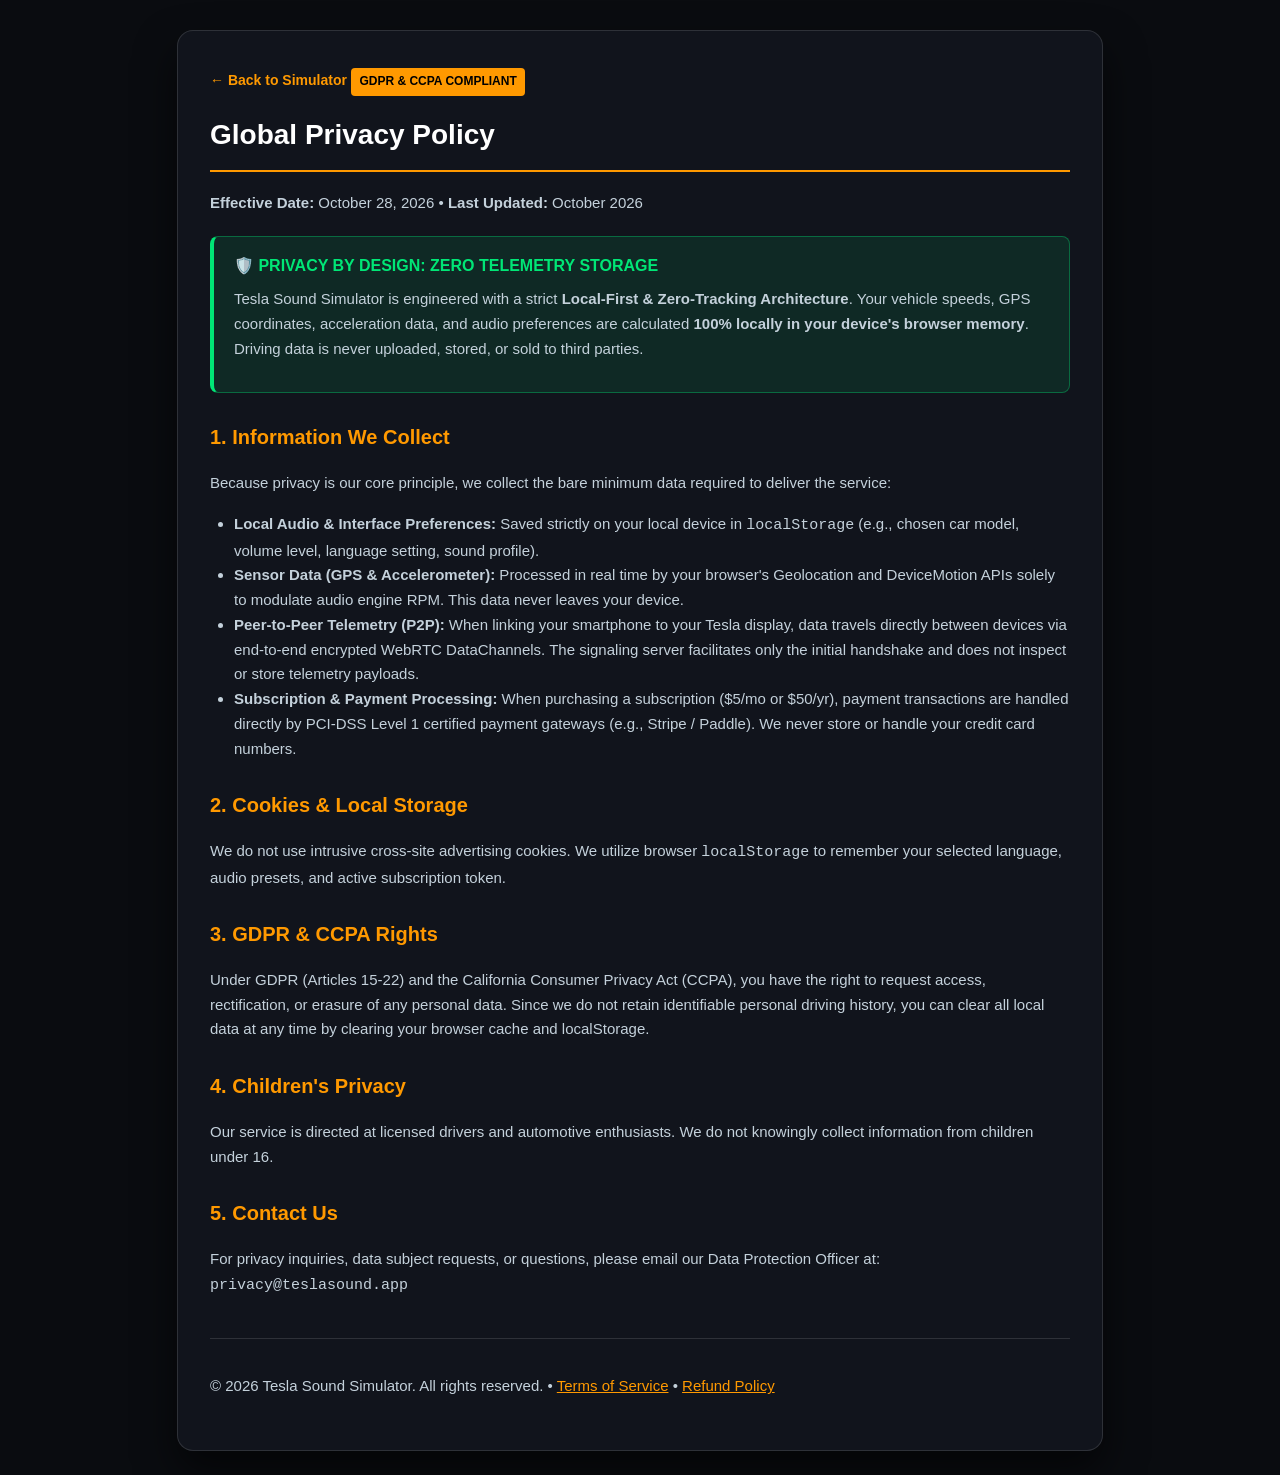
<file: legal/privacy.html>
<!DOCTYPE html>
<html lang="en">
<head>
  <meta charset="UTF-8">
  <meta name="viewport" content="width=device-width, initial-scale=1.0">
  <title>Privacy Policy | Tesla Sound Simulator</title>
  <meta name="description" content="Privacy Policy, GDPR & CCPA Compliance for Tesla Sound Simulator. Zero tracking, local telemetry processing, and encrypted P2P.">
  <link rel="canonical" href="https://raxman1.github.io/teslasite/legal/privacy.html">
  <style>
    :root {
      --bg: #0a0c10;
      --card: rgba(18, 22, 30, 0.95);
      --accent: #ff9900;
      --text: #f0f4f8;
      --muted: #8a99a8;
      --border: rgba(255, 255, 255, 0.12);
    }
    body {
      font-family: -apple-system, BlinkMacSystemFont, "Segoe UI", Roboto, sans-serif;
      background: var(--bg);
      color: var(--text);
      line-height: 1.65;
      padding: 30px 20px;
      margin: 0;
    }
    .container {
      max-width: 860px;
      margin: 0 auto;
      background: var(--card);
      border: 1px solid var(--border);
      border-radius: 16px;
      padding: 36px 32px;
      box-shadow: 0 20px 40px rgba(0,0,0,0.6);
    }
    h1 { color: #fff; font-size: 28px; margin-top: 0; border-bottom: 2px solid var(--accent); padding-bottom: 12px; }
    h2 { color: var(--accent); font-size: 20px; margin-top: 28px; }
    p, li { color: #c4d1db; font-size: 15px; }
    ul { padding-left: 24px; }
    .badge { display: inline-block; background: var(--accent); color: #000; font-weight: 800; font-size: 12px; padding: 4px 8px; border-radius: 4px; }
    .highlight-box {
      background: rgba(0, 230, 118, 0.1);
      border: 1px solid rgba(0, 230, 118, 0.35);
      border-left: 4px solid #00e676;
      padding: 16px 20px;
      border-radius: 8px;
      margin: 20px 0;
    }
    .back-btn {
      display: inline-block;
      margin-bottom: 20px;
      color: var(--accent);
      text-decoration: none;
      font-weight: 700;
      font-size: 14px;
    }
    .back-btn:hover { text-decoration: underline; }
    footer { margin-top: 40px; border-top: 1px solid var(--border); padding-top: 20px; font-size: 13px; color: var(--muted); }
  </style>
</head>
<body>
  <div class="container">
    <a href="../" class="back-btn">← Back to Simulator</a>
    <span class="badge">GDPR & CCPA COMPLIANT</span>
    <h1>Global Privacy Policy</h1>
    <p><strong>Effective Date:</strong> October 28, 2026 • <strong>Last Updated:</strong> October 2026</p>

    <div class="highlight-box">
      <strong style="color: #00e676; font-size: 16px;">🛡️ PRIVACY BY DESIGN: ZERO TELEMETRY STORAGE</strong>
      <p style="margin-top: 8px;">Tesla Sound Simulator is engineered with a strict <strong>Local-First & Zero-Tracking Architecture</strong>. Your vehicle speeds, GPS coordinates, acceleration data, and audio preferences are calculated <strong>100% locally in your device's browser memory</strong>. Driving data is never uploaded, stored, or sold to third parties.</p>
    </div>

    <h2>1. Information We Collect</h2>
    <p>Because privacy is our core principle, we collect the bare minimum data required to deliver the service:</p>
    <ul>
      <li><strong>Local Audio & Interface Preferences:</strong> Saved strictly on your local device in <code>localStorage</code> (e.g., chosen car model, volume level, language setting, sound profile).</li>
      <li><strong>Sensor Data (GPS & Accelerometer):</strong> Processed in real time by your browser's Geolocation and DeviceMotion APIs solely to modulate audio engine RPM. This data never leaves your device.</li>
      <li><strong>Peer-to-Peer Telemetry (P2P):</strong> When linking your smartphone to your Tesla display, data travels directly between devices via end-to-end encrypted WebRTC DataChannels. The signaling server facilitates only the initial handshake and does not inspect or store telemetry payloads.</li>
      <li><strong>Subscription & Payment Processing:</strong> When purchasing a subscription ($5/mo or $50/yr), payment transactions are handled directly by PCI-DSS Level 1 certified payment gateways (e.g., Stripe / Paddle). We never store or handle your credit card numbers.</li>
    </ul>

    <h2>2. Cookies & Local Storage</h2>
    <p>We do not use intrusive cross-site advertising cookies. We utilize browser <code>localStorage</code> to remember your selected language, audio presets, and active subscription token.</p>

    <h2>3. GDPR & CCPA Rights</h2>
    <p>Under GDPR (Articles 15-22) and the California Consumer Privacy Act (CCPA), you have the right to request access, rectification, or erasure of any personal data. Since we do not retain identifiable personal driving history, you can clear all local data at any time by clearing your browser cache and localStorage.</p>

    <h2>4. Children's Privacy</h2>
    <p>Our service is directed at licensed drivers and automotive enthusiasts. We do not knowingly collect information from children under 16.</p>

    <h2>5. Contact Us</h2>
    <p>For privacy inquiries, data subject requests, or questions, please email our Data Protection Officer at: <code>privacy@teslasound.app</code></p>

    <footer>
      <p>© 2026 Tesla Sound Simulator. All rights reserved. • <a href="terms.html" style="color:var(--accent);">Terms of Service</a> • <a href="refund.html" style="color:var(--accent);">Refund Policy</a></p>
    </footer>
  </div>
</body>
</html>
</file>
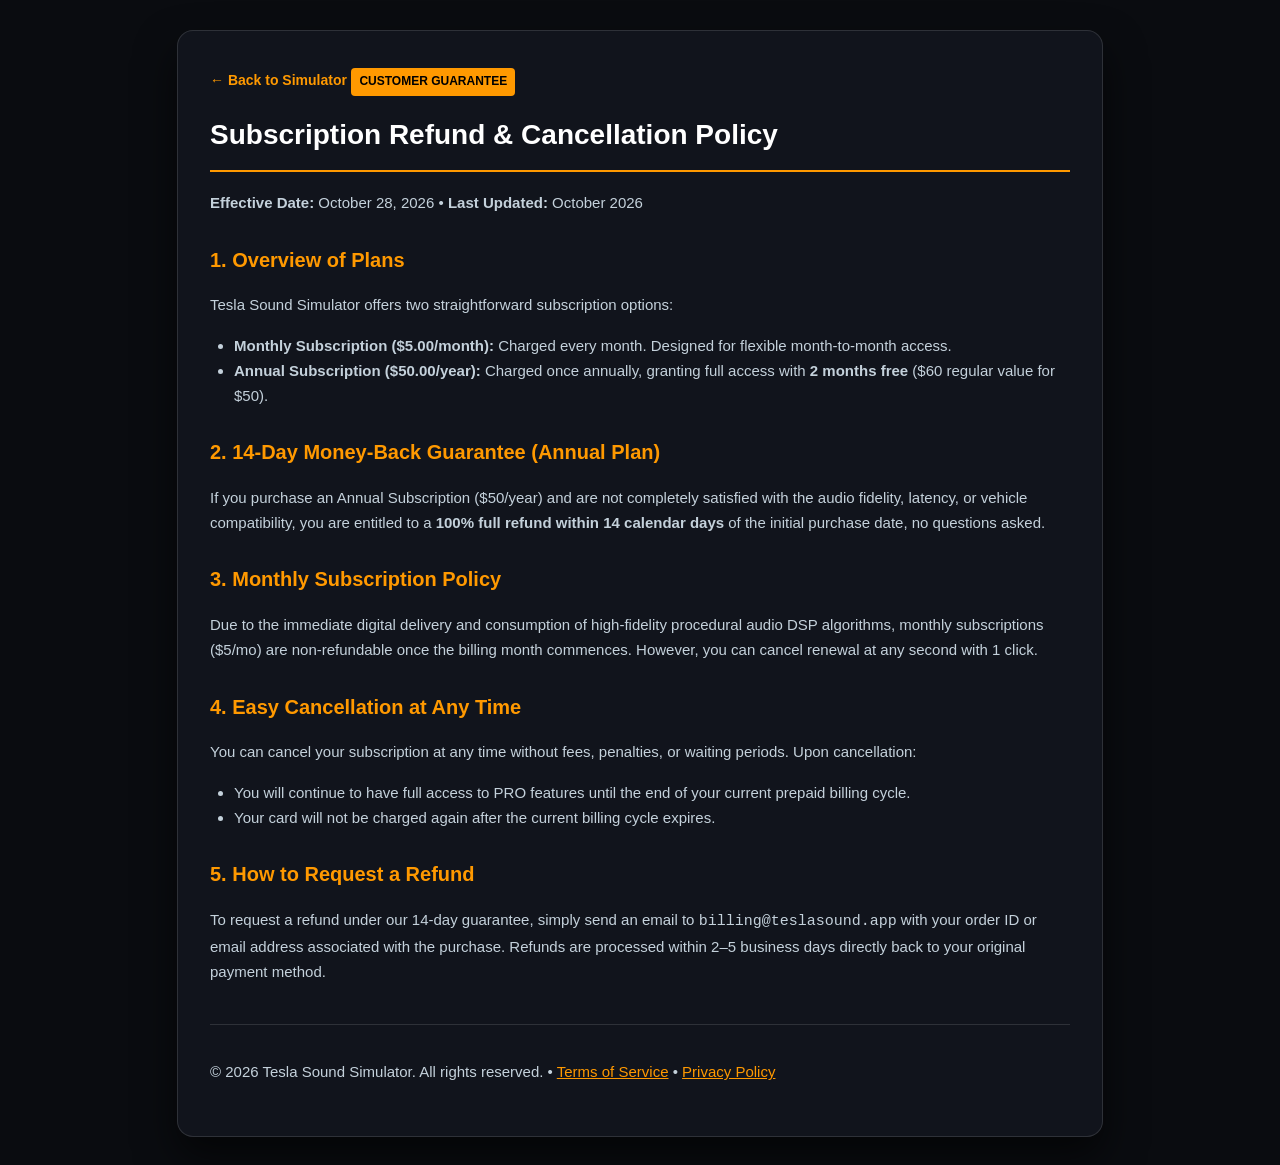
<file: legal/refund.html>
<!DOCTYPE html>
<html lang="en">
<head>
  <meta charset="UTF-8">
  <meta name="viewport" content="width=device-width, initial-scale=1.0">
  <title>Refund & Cancellation Policy | Tesla Sound Simulator</title>
  <meta name="description" content="Refund, Return and Subscription Cancellation Policy for Tesla Sound Simulator. 14-day money-back guarantee for annual plans.">
  <link rel="canonical" href="https://raxman1.github.io/teslasite/legal/refund.html">
  <style>
    :root {
      --bg: #0a0c10;
      --card: rgba(18, 22, 30, 0.95);
      --accent: #ff9900;
      --text: #f0f4f8;
      --muted: #8a99a8;
      --border: rgba(255, 255, 255, 0.12);
    }
    body {
      font-family: -apple-system, BlinkMacSystemFont, "Segoe UI", Roboto, sans-serif;
      background: var(--bg);
      color: var(--text);
      line-height: 1.65;
      padding: 30px 20px;
      margin: 0;
    }
    .container {
      max-width: 860px;
      margin: 0 auto;
      background: var(--card);
      border: 1px solid var(--border);
      border-radius: 16px;
      padding: 36px 32px;
      box-shadow: 0 20px 40px rgba(0,0,0,0.6);
    }
    h1 { color: #fff; font-size: 28px; margin-top: 0; border-bottom: 2px solid var(--accent); padding-bottom: 12px; }
    h2 { color: var(--accent); font-size: 20px; margin-top: 28px; }
    p, li { color: #c4d1db; font-size: 15px; }
    ul { padding-left: 24px; }
    .badge { display: inline-block; background: var(--accent); color: #000; font-weight: 800; font-size: 12px; padding: 4px 8px; border-radius: 4px; }
    .back-btn {
      display: inline-block;
      margin-bottom: 20px;
      color: var(--accent);
      text-decoration: none;
      font-weight: 700;
      font-size: 14px;
    }
    .back-btn:hover { text-decoration: underline; }
    footer { margin-top: 40px; border-top: 1px solid var(--border); padding-top: 20px; font-size: 13px; color: var(--muted); }
  </style>
</head>
<body>
  <div class="container">
    <a href="../" class="back-btn">← Back to Simulator</a>
    <span class="badge">CUSTOMER GUARANTEE</span>
    <h1>Subscription Refund & Cancellation Policy</h1>
    <p><strong>Effective Date:</strong> October 28, 2026 • <strong>Last Updated:</strong> October 2026</p>

    <h2>1. Overview of Plans</h2>
    <p>Tesla Sound Simulator offers two straightforward subscription options:</p>
    <ul>
      <li><strong>Monthly Subscription ($5.00/month):</strong> Charged every month. Designed for flexible month-to-month access.</li>
      <li><strong>Annual Subscription ($50.00/year):</strong> Charged once annually, granting full access with <strong>2 months free</strong> ($60 regular value for $50).</li>
    </ul>

    <h2>2. 14-Day Money-Back Guarantee (Annual Plan)</h2>
    <p>If you purchase an Annual Subscription ($50/year) and are not completely satisfied with the audio fidelity, latency, or vehicle compatibility, you are entitled to a <strong>100% full refund within 14 calendar days</strong> of the initial purchase date, no questions asked.</p>

    <h2>3. Monthly Subscription Policy</h2>
    <p>Due to the immediate digital delivery and consumption of high-fidelity procedural audio DSP algorithms, monthly subscriptions ($5/mo) are non-refundable once the billing month commences. However, you can cancel renewal at any second with 1 click.</p>

    <h2>4. Easy Cancellation at Any Time</h2>
    <p>You can cancel your subscription at any time without fees, penalties, or waiting periods. Upon cancellation:</p>
    <ul>
      <li>You will continue to have full access to PRO features until the end of your current prepaid billing cycle.</li>
      <li>Your card will not be charged again after the current billing cycle expires.</li>
    </ul>

    <h2>5. How to Request a Refund</h2>
    <p>To request a refund under our 14-day guarantee, simply send an email to <code>billing@teslasound.app</code> with your order ID or email address associated with the purchase. Refunds are processed within 2–5 business days directly back to your original payment method.</p>

    <footer>
      <p>© 2026 Tesla Sound Simulator. All rights reserved. • <a href="terms.html" style="color:var(--accent);">Terms of Service</a> • <a href="privacy.html" style="color:var(--accent);">Privacy Policy</a></p>
    </footer>
  </div>
</body>
</html>
</file>
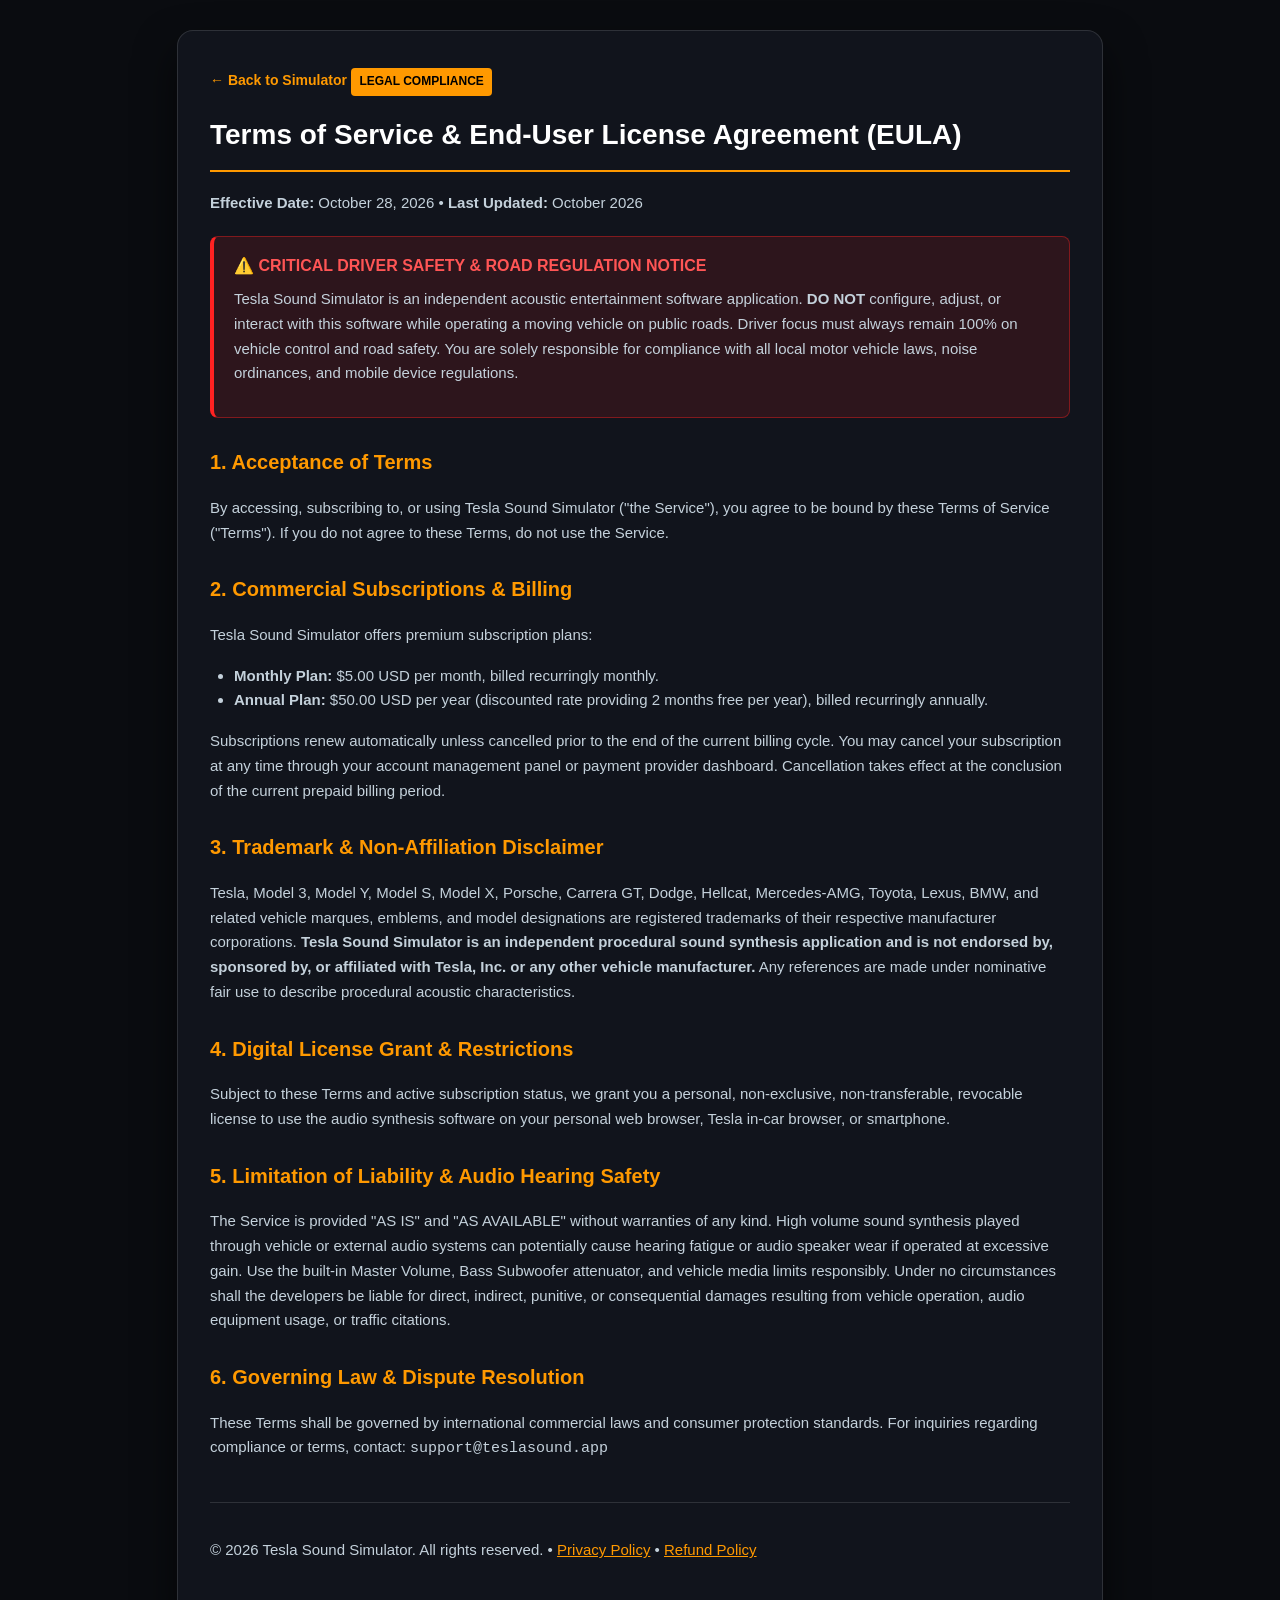
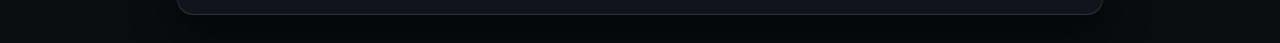
<file: legal/terms.html>
<!DOCTYPE html>
<html lang="en">
<head>
  <meta charset="UTF-8">
  <meta name="viewport" content="width=device-width, initial-scale=1.0">
  <title>Terms of Service & EULA | Tesla Sound Simulator</title>
  <meta name="description" content="Terms of Service, End-User License Agreement, Vehicle Safety Disclaimer, and Subscription Policy for Tesla Sound Simulator.">
  <link rel="canonical" href="https://raxman1.github.io/teslasite/legal/terms.html">
  <style>
    :root {
      --bg: #0a0c10;
      --card: rgba(18, 22, 30, 0.95);
      --accent: #ff9900;
      --text: #f0f4f8;
      --muted: #8a99a8;
      --border: rgba(255, 255, 255, 0.12);
    }
    body {
      font-family: -apple-system, BlinkMacSystemFont, "Segoe UI", Roboto, sans-serif;
      background: var(--bg);
      color: var(--text);
      line-height: 1.65;
      padding: 30px 20px;
      margin: 0;
    }
    .container {
      max-width: 860px;
      margin: 0 auto;
      background: var(--card);
      border: 1px solid var(--border);
      border-radius: 16px;
      padding: 36px 32px;
      box-shadow: 0 20px 40px rgba(0,0,0,0.6);
    }
    h1 { color: #fff; font-size: 28px; margin-top: 0; border-bottom: 2px solid var(--accent); padding-bottom: 12px; }
    h2 { color: var(--accent); font-size: 20px; margin-top: 28px; }
    p, li { color: #c4d1db; font-size: 15px; }
    ul { padding-left: 24px; }
    .badge { display: inline-block; background: var(--accent); color: #000; font-weight: 800; font-size: 12px; padding: 4px 8px; border-radius: 4px; }
    .warning-box {
      background: rgba(255, 34, 34, 0.12);
      border: 1px solid rgba(255, 34, 34, 0.4);
      border-left: 4px solid #ff2222;
      padding: 16px 20px;
      border-radius: 8px;
      margin: 20px 0;
    }
    .back-btn {
      display: inline-block;
      margin-bottom: 20px;
      color: var(--accent);
      text-decoration: none;
      font-weight: 700;
      font-size: 14px;
    }
    .back-btn:hover { text-decoration: underline; }
    footer { margin-top: 40px; border-top: 1px solid var(--border); padding-top: 20px; font-size: 13px; color: var(--muted); }
  </style>
</head>
<body>
  <div class="container">
    <a href="../" class="back-btn">← Back to Simulator</a>
    <span class="badge">LEGAL COMPLIANCE</span>
    <h1>Terms of Service & End-User License Agreement (EULA)</h1>
    <p><strong>Effective Date:</strong> October 28, 2026 • <strong>Last Updated:</strong> October 2026</p>

    <div class="warning-box">
      <strong style="color: #ff5555; font-size: 16px;">⚠️ CRITICAL DRIVER SAFETY & ROAD REGULATION NOTICE</strong>
      <p style="margin-top: 8px;">Tesla Sound Simulator is an independent acoustic entertainment software application. <strong>DO NOT</strong> configure, adjust, or interact with this software while operating a moving vehicle on public roads. Driver focus must always remain 100% on vehicle control and road safety. You are solely responsible for compliance with all local motor vehicle laws, noise ordinances, and mobile device regulations.</p>
    </div>

    <h2>1. Acceptance of Terms</h2>
    <p>By accessing, subscribing to, or using Tesla Sound Simulator ("the Service"), you agree to be bound by these Terms of Service ("Terms"). If you do not agree to these Terms, do not use the Service.</p>

    <h2>2. Commercial Subscriptions & Billing</h2>
    <p>Tesla Sound Simulator offers premium subscription plans:</p>
    <ul>
      <li><strong>Monthly Plan:</strong> $5.00 USD per month, billed recurringly monthly.</li>
      <li><strong>Annual Plan:</strong> $50.00 USD per year (discounted rate providing 2 months free per year), billed recurringly annually.</li>
    </ul>
    <p>Subscriptions renew automatically unless cancelled prior to the end of the current billing cycle. You may cancel your subscription at any time through your account management panel or payment provider dashboard. Cancellation takes effect at the conclusion of the current prepaid billing period.</p>

    <h2>3. Trademark & Non-Affiliation Disclaimer</h2>
    <p>Tesla, Model 3, Model Y, Model S, Model X, Porsche, Carrera GT, Dodge, Hellcat, Mercedes-AMG, Toyota, Lexus, BMW, and related vehicle marques, emblems, and model designations are registered trademarks of their respective manufacturer corporations. <strong>Tesla Sound Simulator is an independent procedural sound synthesis application and is not endorsed by, sponsored by, or affiliated with Tesla, Inc. or any other vehicle manufacturer.</strong> Any references are made under nominative fair use to describe procedural acoustic characteristics.</p>

    <h2>4. Digital License Grant & Restrictions</h2>
    <p>Subject to these Terms and active subscription status, we grant you a personal, non-exclusive, non-transferable, revocable license to use the audio synthesis software on your personal web browser, Tesla in-car browser, or smartphone.</p>

    <h2>5. Limitation of Liability & Audio Hearing Safety</h2>
    <p>The Service is provided "AS IS" and "AS AVAILABLE" without warranties of any kind. High volume sound synthesis played through vehicle or external audio systems can potentially cause hearing fatigue or audio speaker wear if operated at excessive gain. Use the built-in Master Volume, Bass Subwoofer attenuator, and vehicle media limits responsibly. Under no circumstances shall the developers be liable for direct, indirect, punitive, or consequential damages resulting from vehicle operation, audio equipment usage, or traffic citations.</p>

    <h2>6. Governing Law & Dispute Resolution</h2>
    <p>These Terms shall be governed by international commercial laws and consumer protection standards. For inquiries regarding compliance or terms, contact: <code>support@teslasound.app</code></p>

    <footer>
      <p>© 2026 Tesla Sound Simulator. All rights reserved. • <a href="privacy.html" style="color:var(--accent);">Privacy Policy</a> • <a href="refund.html" style="color:var(--accent);">Refund Policy</a></p>
    </footer>
  </div>
</body>
</html>
</file>
<file: style.css>
:root {
  --bg-dark: #0a0c10;
  --bg-card: rgba(18, 22, 30, 0.85);
  --accent-amber: #ff9900;
  --accent-red: #ff2222;
  --accent-green: #00e676;
  --text-main: #f0f4f8;
  --text-muted: #8a99a8;
  --border-glass: rgba(255, 255, 255, 0.08);
  --pedal-metal: linear-gradient(145deg, #d8d8d8, #8c8c8c);
}

* {
  box-sizing: border-box;
  margin: 0;
  padding: 0;
  user-select: none;
  -webkit-user-select: none;
}

html {
  width: 100%;
  max-width: 100vw;
  overflow-x: hidden;
}

body {
  font-family: -apple-system, BlinkMacSystemFont, "Segoe UI", Roboto, "Helvetica Neue", sans-serif;
  background-color: var(--bg-dark);
  color: var(--text-main);
  min-height: 100vh;
  width: 100%;
  max-width: 100vw;
  display: flex;
  flex-direction: column;
  overflow-x: hidden;
  position: relative;
  background-image: 
    radial-gradient(circle at 50% 20%, rgba(255, 153, 0, 0.05) 0%, transparent 60%),
    radial-gradient(circle at 80% 80%, rgba(255, 34, 34, 0.03) 0%, transparent 50%);
}

/* Header & Status Bar */
header {
  position: sticky;
  top: 0;
  display: flex;
  justify-content: space-between;
  align-items: center;
  padding: 12px 20px;
  background: rgba(10, 12, 16, 0.98);
  backdrop-filter: blur(20px);
  border-bottom: 1px solid var(--border-glass);
  z-index: 1000;
  flex-shrink: 0;
  width: 100%;
  max-width: 100vw;
  box-sizing: border-box;
  gap: 12px;
}

.brand {
  display: flex;
  align-items: center;
  gap: 12px;
}

.engine-mode-switcher {
  display: flex;
  background: rgba(0, 0, 0, 0.45);
  padding: 3px;
  border-radius: 20px;
  border: 1px solid var(--border-glass);
  gap: 4px;
}

.mode-tab-btn {
  background: transparent;
  border: none;
  color: var(--text-muted);
  padding: 5px 11px;
  border-radius: 16px;
  font-size: 11px;
  font-weight: 700;
  cursor: pointer;
  transition: all 0.2s cubic-bezier(0.4, 0, 0.2, 1);
  white-space: nowrap;
}

.mode-tab-btn:hover {
  color: var(--text-main);
}

.mode-tab-btn.active {
  background: var(--accent-amber);
  color: #000;
  box-shadow: 0 0 12px rgba(255, 170, 0, 0.45);
}

.brand-badge {
  background: var(--accent-amber);
  color: #000;
  font-size: 11px;
  font-weight: 800;
  padding: 3px 8px;
  border-radius: 4px;
  letter-spacing: 1px;
}

.brand-title {
  font-size: 16px;
  font-weight: 700;
  letter-spacing: 0.5px;
}

.preset-dropdown {
  background: rgba(20, 24, 34, 0.9);
  color: var(--text-main);
  border: 1px solid var(--accent-amber);
  border-radius: 8px;
  padding: 6px 12px;
  font-size: 13px;
  font-weight: 700;
  cursor: pointer;
  outline: none;
  transition: all 0.2s;
  box-shadow: 0 0 10px rgba(255, 153, 0, 0.25);
  margin-left: 8px;
}

.preset-dropdown:hover, .preset-dropdown:focus {
  border-color: #ffaa22;
  box-shadow: 0 0 16px rgba(255, 153, 0, 0.5);
}

/* Tesla Model 3 / Y Spatial Soundstage Selector */
.tesla-soundstage-selector {
  display: flex;
  gap: 6px;
  width: 100%;
}

.stage-btn {
  flex: 1;
  padding: 6px 4px;
  font-size: 11px;
  font-weight: 700;
  background: rgba(255, 255, 255, 0.05);
  border: 1px solid var(--border-glass);
  border-radius: 6px;
  color: var(--text-muted);
  cursor: pointer;
  transition: all 0.2s;
  text-align: center;
}

.stage-btn:hover {
  background: rgba(255, 255, 255, 0.1);
  color: var(--text-main);
}

.stage-btn.active {
  background: rgba(255, 153, 0, 0.25);
  color: var(--accent-amber);
  border-color: var(--accent-amber);
  box-shadow: 0 0 10px rgba(255, 153, 0, 0.3);
}

/* Tesla Steering Wheel Shift Notification Overlay */
.wheel-shift-badge {
  position: fixed;
  top: 18%;
  left: 50%;
  transform: translateX(-50%) scale(0.8);
  background: rgba(14, 18, 26, 0.95);
  border: 2px solid var(--accent-amber);
  color: var(--accent-amber);
  padding: 12px 28px;
  border-radius: 30px;
  font-size: 20px;
  font-weight: 900;
  letter-spacing: 1.5px;
  box-shadow: 0 0 30px rgba(255, 153, 0, 0.6), inset 0 0 15px rgba(255, 153, 0, 0.3);
  pointer-events: none;
  opacity: 0;
  transition: opacity 0.15s ease-out, transform 0.15s cubic-bezier(0.175, 0.885, 0.32, 1.275);
  z-index: 9999;
}

.wheel-shift-badge.show {
  opacity: 1;
  transform: translateX(-50%) scale(1.05);
}

.header-actions {
  display: flex;
  align-items: center;
  gap: 10px;
}

.engine-volume-control {
  display: flex;
  align-items: center;
  gap: 8px;
  background: rgba(255, 255, 255, 0.08);
  padding: 6px 14px;
  border-radius: 20px;
  border: 1px solid rgba(255, 255, 255, 0.15);
  user-select: none;
}

.engine-volume-control .vol-icon {
  font-size: 14px;
}

.engine-volume-control .vol-label {
  font-size: 11px;
  font-weight: 700;
  color: var(--text-secondary);
  text-transform: uppercase;
  letter-spacing: 0.5px;
}

.engine-volume-control .vol-slider {
  width: 90px;
  height: 6px;
  accent-color: var(--accent-amber);
  cursor: pointer;
}

.engine-volume-control .vol-value {
  font-family: var(--font-mono);
  font-size: 12px;
  font-weight: 700;
  color: var(--accent-amber);
  min-width: 38px;
  text-align: right;
}

/* Buttons */
.btn {
  background: rgba(255, 255, 255, 0.08);
  color: var(--text-main);
  border: 1px solid var(--border-glass);
  padding: 8px 16px;
  border-radius: 8px;
  font-size: 13px;
  font-weight: 600;
  cursor: pointer;
  transition: all 0.2s cubic-bezier(0.4, 0, 0.2, 1);
  display: inline-flex;
  align-items: center;
  gap: 6px;
}

.btn:hover {
  background: rgba(255, 255, 255, 0.15);
  transform: translateY(-1px);
}

.btn:active {
  transform: translateY(1px);
}

.btn-primary {
  background: var(--accent-amber);
  color: #000;
  border: none;
  animation: pulse-btn 1.8s infinite;
}

@keyframes pulse-btn {
  0% { box-shadow: 0 0 0 0 rgba(255, 153, 0, 0.7); }
  70% { box-shadow: 0 0 0 10px rgba(255, 153, 0, 0); }
  100% { box-shadow: 0 0 0 0 rgba(255, 153, 0, 0); }
}

.btn-primary:hover {
  background: #ffaa22;
  box-shadow: 0 0 15px rgba(255, 153, 0, 0.4);
}

.btn-danger {
  background: var(--accent-red);
  color: #fff;
  border: none;
}

.btn-danger:hover {
  background: #ff4444;
  box-shadow: 0 0 15px rgba(255, 34, 34, 0.4);
}

/* Mode Switcher Tabs */
.tabs-container {
  display: flex;
  justify-content: center;
  padding: 10px 16px 0 16px;
}

.tabs {
  display: flex;
  background: rgba(0, 0, 0, 0.5);
  border: 1px solid var(--border-glass);
  padding: 4px;
  border-radius: 12px;
  gap: 4px;
}

.tab-btn {
  background: transparent;
  border: none;
  color: var(--text-muted);
  padding: 8px 18px;
  font-size: 13px;
  font-weight: 600;
  border-radius: 8px;
  cursor: pointer;
  transition: all 0.2s;
}

.tab-btn.active {
  background: rgba(255, 255, 255, 0.12);
  color: var(--text-main);
  box-shadow: 0 2px 8px rgba(0, 0, 0, 0.4);
}

/* Shift Lights Bar */
.shift-lights {
  display: flex;
  justify-content: center;
  gap: 6px;
  padding: 10px 20px 0 20px;
}

.shift-led {
  width: 22px;
  height: 10px;
  border-radius: 3px;
  background: rgba(255, 255, 255, 0.05);
  border: 1px solid rgba(255, 255, 255, 0.05);
  transition: all 0.1s;
}

.shift-led.green.active {
  background: #00e676;
  box-shadow: 0 0 10px #00e676;
}

.shift-led.yellow.active {
  background: #ffeb3b;
  box-shadow: 0 0 10px #ffeb3b;
}

.shift-led.red.active {
  background: #ff1744;
  box-shadow: 0 0 12px #ff1744;
  animation: flash 0.12s infinite alternate;
}

@keyframes flash {
  from { opacity: 0.4; }
  to { opacity: 1; }
}

/* Main Dashboard Area */
main {
  flex: 1;
  display: flex;
  flex-direction: column;
  padding: 10px 20px;
  max-width: 1400px;
  margin: 0 auto;
  width: 100%;
}

.cockpit-grid {
  display: grid;
  grid-template-columns: 320px 1fr 330px;
  gap: 16px;
  align-items: start;
  flex: 1;
}

@media (max-width: 1050px) {
  .cockpit-grid {
    grid-template-columns: 1fr;
    gap: 16px;
  }
  .cluster-panel {
    order: 1;
  }
  .pedal-section {
    order: 2;
  }
  .card:not(.pedal-section) {
    order: 3;
  }
}

/* Cards */
.card {
  background: var(--bg-card);
  border: 1px solid var(--border-glass);
  border-radius: 16px;
  padding: 16px 18px;
  backdrop-filter: blur(16px);
  box-shadow: 0 8px 32px rgba(0, 0, 0, 0.4);
}

/* Center Cluster (Tachometer & Speed) */
.cluster-panel {
  display: flex;
  flex-direction: column;
  align-items: center;
  position: relative;
}

.tachometer-container {
  position: relative;
  width: 370px;
  height: 370px;
  max-width: 85vw;
  max-height: 85vw;
  display: flex;
  justify-content: center;
  align-items: center;
}

#gaugeCanvas {
  position: absolute;
  top: 0;
  left: 0;
  width: 100%;
  height: 100%;
  display: block;
}

.gauge-center-data {
  position: absolute;
  top: 50%;
  left: 50%;
  transform: translate(-50%, -50%);
  display: flex;
  flex-direction: column;
  align-items: center;
  pointer-events: none;
}

.gear-display {
  font-size: 64px;
  font-weight: 900;
  color: var(--accent-amber);
  line-height: 1;
  text-shadow: 0 0 20px rgba(255, 153, 0, 0.6);
  font-family: monospace;
}

.speed-display {
  font-size: 42px;
  font-weight: 800;
  color: #fff;
  line-height: 1.1;
  margin-top: 4px;
}

.speed-unit {
  font-size: 13px;
  font-weight: 700;
  color: var(--text-muted);
  letter-spacing: 1px;
}

.rpm-numeric {
  font-size: 16px;
  font-weight: 600;
  color: var(--accent-amber);
  margin-top: 8px;
  font-family: monospace;
}

/* Left Panel: Telemetry HUD */
.hud-title {
  font-size: 13.5px;
  font-weight: 800;
  text-transform: uppercase;
  letter-spacing: 1px;
  color: rgba(255, 255, 255, 0.85);
  margin-bottom: 14px;
  display: flex;
  justify-content: space-between;
  align-items: center;
}

.hud-grid {
  display: grid;
  grid-template-columns: 1fr 1fr;
  gap: 12px;
  margin-bottom: 18px;
}

.hud-item {
  background: rgba(0, 0, 0, 0.3);
  padding: 10px 14px;
  border-radius: 10px;
  border: 1px solid var(--border-glass);
}

.hud-label {
  font-size: 13px;
  font-weight: 600;
  color: rgba(255, 255, 255, 0.72);
  margin-bottom: 4px;
}

.hud-value {
  font-size: 19px;
  font-weight: 800;
  font-family: monospace;
  color: #fff;
}

.hud-value.highlight {
  color: var(--accent-amber);
  font-size: 24px;
  text-shadow: 0 0 12px rgba(255, 153, 0, 0.4);
}

/* G-Force Ball Meter */
.g-meter-container {
  display: flex;
  flex-direction: column;
  align-items: center;
  margin-top: 10px;
}

.g-circle {
  width: 110px;
  height: 110px;
  border-radius: 50%;
  border: 1px dashed rgba(255, 255, 255, 0.2);
  position: relative;
  display: flex;
  align-items: center;
  justify-content: center;
  background: radial-gradient(circle, rgba(255,255,255,0.02) 0%, transparent 70%);
}

.g-circle::before, .g-circle::after {
  content: '';
  position: absolute;
  background: rgba(255, 255, 255, 0.15);
}

.g-circle::before {
  width: 100%;
  height: 1px;
}

.g-circle::after {
  height: 100%;
  width: 1px;
}

.g-dot {
  width: 16px;
  height: 16px;
  border-radius: 50%;
  background: var(--accent-amber);
  box-shadow: 0 0 12px var(--accent-amber);
  position: absolute;
  transform: translate(-50%, -50%);
  left: 50%;
  top: 50%;
  transition: all 0.05s ease-out;
}

/* Right Panel: Interactive Dual Pedals (Brake & Gas) & Simulator Controls */
.pedal-section {
  display: flex;
  flex-direction: column;
  align-items: center;
}

.pedal-wrapper {
  perspective: 600px;
  width: 100%;
  display: flex;
  justify-content: center;
  align-items: flex-end;
  gap: 16px;
  margin: 14px 0 10px 0;
  touch-action: none;
}

/* Base Pedal Frame */
.pedal-frame {
  background: #14171d;
  border-radius: 18px;
  padding: 8px;
  box-shadow: inset 0 0 20px #000, 0 8px 24px rgba(0,0,0,0.6);
  border: 1px solid rgba(255,255,255,0.08);
  display: flex;
  justify-content: center;
  align-items: center;
  cursor: pointer;
  touch-action: none;
  position: relative;
  transition: border-color 0.15s;
}

/* Brake Pedal: Wide, sturdy, red racing styling */
.pedal-brake-frame {
  width: 105px;
  height: 175px;
}
.pedal-brake-frame:hover, .pedal-brake-frame.active {
  border-color: rgba(255, 59, 48, 0.4);
}

.pedal-brake-plate {
  width: 90px;
  height: 160px;
  background: linear-gradient(135deg, #dfdfdf 0%, #a8a8a8 45%, #6e6e6e 100%);
  border-radius: 14px;
  box-shadow: 
    0 12px 25px rgba(0, 0, 0, 0.8),
    inset 0 1px 2px rgba(255, 255, 255, 0.9),
    inset 0 -2px 4px rgba(0, 0, 0, 0.4);
  transform-origin: bottom center;
  transform: rotateX(15deg) translateZ(10px);
  transition: transform 0.04s ease-out, box-shadow 0.04s;
  position: relative;
  overflow: hidden;
  display: flex;
  flex-direction: column;
  justify-content: space-around;
  align-items: center;
  padding: 10px 0;
}

.rubber-brake-bar {
  width: 64px;
  height: 9px;
  background: #181818;
  border-radius: 5px;
  box-shadow: inset 0 2px 3px #000, 0 1px 1px rgba(255, 255, 255, 0.3);
}

.brake-logo {
  font-size: 11px;
  font-weight: 900;
  color: #ff3b30;
  letter-spacing: 2px;
  text-shadow: 0 1px 2px rgba(0,0,0,0.8);
}

/* Gas Pedal: Sleek vertical racing throttle */
.pedal-gas-frame {
  width: 90px;
  height: 205px;
}
.pedal-gas-frame:hover, .pedal-gas-frame.active {
  border-color: rgba(255, 153, 0, 0.4);
}

.pedal-plate {
  width: 76px;
  height: 190px;
  background: linear-gradient(135deg, #e4e4e4 0%, #b8b8b8 40%, #7e7e7e 100%);
  border-radius: 14px;
  box-shadow: 
    0 12px 25px rgba(0, 0, 0, 0.8),
    inset 0 1px 2px rgba(255, 255, 255, 0.9),
    inset 0 -2px 4px rgba(0, 0, 0, 0.4);
  transform-origin: bottom center;
  transform: rotateX(15deg) translateZ(10px);
  transition: transform 0.04s ease-out, box-shadow 0.04s;
  position: relative;
  overflow: hidden;
  display: flex;
  flex-direction: column;
  justify-content: space-around;
  align-items: center;
  padding: 16px 0;
}

/* Rubber traction studs */
.rubber-stud-row {
  display: flex;
  gap: 10px;
}

.rubber-stud {
  width: 14px;
  height: 14px;
  border-radius: 50%;
  background: #1a1a1a;
  box-shadow: inset 0 2px 3px #000, 0 1px 1px rgba(255, 255, 255, 0.4);
}

.pedal-logo {
  font-size: 10px;
  font-weight: 900;
  color: #222;
  letter-spacing: 1.5px;
}

/* Dual Pedal Gauge Stats */
.pedal-dual-stats {
  display: grid;
  grid-template-columns: 1fr 1fr;
  gap: 12px;
  width: 100%;
  margin-top: 6px;
}

.pedal-gauge-bar {
  height: 8px;
  background: rgba(255, 255, 255, 0.1);
  border-radius: 4px;
  overflow: hidden;
  position: relative;
}

.pedal-gauge-fill {
  width: 0%;
  height: 100%;
  background: linear-gradient(90deg, #ff9900, #ff3b30);
  transition: width 0.04s linear;
}

.brake-gauge-fill {
  width: 0%;
  height: 100%;
  background: linear-gradient(90deg, #ff6b6b, #ff3b30);
  transition: width 0.04s linear;
}

.pedal-actions {
  display: grid;
  grid-template-columns: 1fr 1fr 1fr;
  gap: 6px;
  width: 100%;
  margin-top: 14px;
}

.pedal-actions .btn {
  padding: 8px 4px;
  font-size: 11px;
  font-weight: 700;
  text-align: center;
  justify-content: center;
  border-radius: 8px;
  background: rgba(255, 255, 255, 0.06);
  border: 1px solid var(--border-glass);
  color: var(--text-main);
  cursor: pointer;
  transition: all 0.15s ease;
  user-select: none;
  -webkit-appearance: none;
}
.pedal-actions .btn:hover {
  background: rgba(255, 255, 255, 0.12);
  border-color: rgba(255, 255, 255, 0.25);
}
.pedal-actions .btn.active {
  background: rgba(255, 59, 48, 0.22) !important;
  border-color: #ff3b30 !important;
  color: #ff6b6b !important;
  box-shadow: 0 0 12px rgba(255, 59, 48, 0.5) !important;
  animation: pulseStop 1.2s infinite alternate;
}

@keyframes pulseStop {
  from { box-shadow: 0 0 6px rgba(255, 59, 48, 0.3); }
  to { box-shadow: 0 0 14px rgba(255, 59, 48, 0.7); }
}

/* Universal Tesla Dark Sliders (Overrides all browser defaults) */
input[type="range"],
.tesla-slider {
  -webkit-appearance: none !important;
  appearance: none !important;
  width: 100% !important;
  height: 5px !important;
  background: rgba(255, 255, 255, 0.12) !important;
  border-radius: 3px !important;
  outline: none !important;
  border: none !important;
  cursor: pointer !important;
  margin: 5px 0 !important;
  padding: 0 !important;
}

input[type="range"]::-webkit-slider-runnable-track,
.tesla-slider::-webkit-slider-runnable-track {
  height: 5px !important;
  background: rgba(255, 255, 255, 0.12) !important;
  border-radius: 3px !important;
  border: none !important;
}

input[type="range"]::-webkit-slider-thumb,
.tesla-slider::-webkit-slider-thumb {
  -webkit-appearance: none !important;
  appearance: none !important;
  width: 15px !important;
  height: 15px !important;
  border-radius: 50% !important;
  background: #ff9900 !important;
  box-shadow: 0 0 8px rgba(255, 153, 0, 0.8) !important;
  cursor: pointer !important;
  border: 2px solid #14171d !important;
  margin-top: -5px !important;
  transition: transform 0.1s, box-shadow 0.1s !important;
}

input[type="range"]::-webkit-slider-thumb:hover,
input[type="range"]::-webkit-slider-thumb:active,
.tesla-slider::-webkit-slider-thumb:hover,
.tesla-slider::-webkit-slider-thumb:active {
  transform: scale(1.2) !important;
  box-shadow: 0 0 14px rgba(255, 153, 0, 1) !important;
}

input[type="range"]::-moz-range-track,
.tesla-slider::-moz-range-track {
  height: 5px !important;
  background: rgba(255, 255, 255, 0.12) !important;
  border-radius: 3px !important;
  border: none !important;
}

input[type="range"]::-moz-range-thumb,
.tesla-slider::-moz-range-thumb {
  width: 15px !important;
  height: 15px !important;
  border-radius: 50% !important;
  background: #ff9900 !important;
  box-shadow: 0 0 8px rgba(255, 153, 0, 0.8) !important;
  cursor: pointer !important;
  border: 2px solid #14171d !important;
}

/* DSP Tuning Control Box */
.dsp-tuning-container {
  margin-top: 14px;
  border-top: 1px solid var(--border-glass);
  padding-top: 12px;
}

.dsp-tuning-header {
  font-size: 11px;
  font-weight: 700;
  color: var(--accent-amber);
  margin-bottom: 8px;
  text-transform: uppercase;
  letter-spacing: 0.5px;
  display: flex;
  justify-content: space-between;
  align-items: center;
}

.btn-adv-toggle {
  font-size: 10px;
  font-weight: 700;
  background: rgba(255, 255, 255, 0.06);
  border: 1px solid var(--border-glass);
  color: var(--text-muted);
  border-radius: 6px;
  padding: 3px 8px;
  cursor: pointer;
  transition: all 0.2s;
  -webkit-appearance: none;
}
.btn-adv-toggle:hover, .btn-adv-toggle.active {
  background: rgba(255, 153, 0, 0.2);
  border-color: var(--accent-amber);
  color: var(--accent-amber);
}

.slider-row {
  display: flex;
  justify-content: space-between;
  align-items: center;
  margin-top: 8px;
}

.slider-label {
  font-size: 11px;
  color: var(--text-muted);
  white-space: nowrap;
}

.slider-value {
  font-size: 11px;
  font-weight: 700;
  color: var(--accent-amber);
  white-space: nowrap;
}

.adv-dsp-content {
  margin-top: 10px;
  padding: 10px;
  background: rgba(0, 0, 0, 0.25);
  border: 1px solid var(--border-glass);
  border-radius: 10px;
  transition: all 0.3s ease;
}

/* Tesla Segmented Pill Controls */
.segmented-control-group {
  margin-top: 10px;
}

.segmented-label {
  font-size: 10px;
  color: var(--text-muted);
  margin-bottom: 4px;
}

.segmented-pills {
  display: flex;
  background: rgba(0, 0, 0, 0.45);
  border: 1px solid rgba(255, 255, 255, 0.08);
  border-radius: 8px;
  padding: 2px;
  gap: 2px;
}

.segmented-btn {
  flex: 1;
  font-size: 10px;
  font-weight: 600;
  padding: 6px 3px;
  text-align: center;
  border: 1px solid transparent;
  background: transparent;
  color: var(--text-muted);
  border-radius: 6px;
  cursor: pointer;
  transition: all 0.2s;
  user-select: none;
  -webkit-appearance: none;
  font-family: inherit;
}
.segmented-btn:hover {
  color: #fff;
}
.segmented-btn.active {
  background: rgba(255, 153, 0, 0.22);
  color: var(--accent-amber);
  border-color: rgba(255, 153, 0, 0.4);
  font-weight: 700;
}

/* Quick Gear Controls */
.gear-selector {
  display: flex;
  gap: 8px;
  margin-top: 12px;
  width: 100%;
}

.gear-mode-btn {
  flex: 1;
  padding: 8px 0;
  text-align: center;
  font-size: 13px;
  font-weight: 700;
  background: rgba(255, 255, 255, 0.06);
  border: 1px solid var(--border-glass);
  border-radius: 8px;
  color: var(--text-muted);
  cursor: pointer;
  transition: all 0.2s;
}

.gear-mode-btn.active {
  background: rgba(255, 153, 0, 0.2);
  color: var(--accent-amber);
  border-color: var(--accent-amber);
}

/* Tactile Paddle Shifters & Direct Gear Selector */
.manual-shifter-box {
  margin-top: 10px;
  width: 100%;
  background: rgba(0, 0, 0, 0.28);
  border: 1px solid var(--border-glass);
  border-radius: 12px;
  padding: 8px 10px;
}

.paddle-shifter-row {
  display: flex;
  align-items: center;
  gap: 6px;
  width: 100%;
}

.btn-paddle {
  flex: 1;
  padding: 8px 4px;
  font-size: 11px;
  font-weight: 800;
  border-radius: 8px;
  background: rgba(255, 255, 255, 0.08);
  border: 1px solid rgba(255, 255, 255, 0.16);
  color: #fff;
  cursor: pointer;
  transition: all 0.15s;
  text-align: center;
  user-select: none;
  touch-action: manipulation;
  -webkit-tap-highlight-color: transparent;
}
.btn-paddle:hover {
  background: rgba(255, 153, 0, 0.25);
  border-color: var(--accent-amber);
  color: var(--accent-amber);
}
.btn-paddle:active {
  transform: scale(0.94);
  background: var(--accent-amber);
  color: #000;
}

.gear-pills-list {
  display: flex;
  gap: 3px;
  justify-content: center;
  align-items: center;
}

.gear-num-btn {
  width: 20px;
  height: 28px;
  font-size: 11px;
  font-weight: 800;
  border-radius: 5px;
  background: rgba(255, 255, 255, 0.05);
  border: 1px solid var(--border-glass);
  color: var(--text-muted);
  cursor: pointer;
  transition: all 0.15s;
  display: flex;
  justify-content: center;
  align-items: center;
  padding: 0;
  touch-action: manipulation;
  -webkit-tap-highlight-color: transparent;
  user-select: none;
}
.gear-num-btn:hover {
  background: rgba(255, 153, 0, 0.18);
  color: #fff;
}
.gear-num-btn.active {
  background: var(--accent-amber);
  color: #000;
  border-color: var(--accent-amber);
  box-shadow: 0 0 10px rgba(255, 153, 0, 0.6);
}

/* Modals Overlay (P2P and Car Picker Drawer) */
.modal-overlay {
  position: fixed;
  inset: 0;
  background: rgba(0, 0, 0, 0.85);
  backdrop-filter: blur(12px);
  display: none;
  justify-content: center;
  align-items: center;
  z-index: 99999 !important;
  touch-action: pan-y;
}

.modal-overlay.open,
.modal-overlay.active {
  display: flex !important;
  opacity: 1 !important;
  visibility: visible !important;
  z-index: 99999 !important;
}

.modal-content {
  background: #141822;
  border: 1px solid var(--border-glass);
  border-radius: 20px;
  padding: 28px;
  max-width: 440px;
  width: 90%;
  text-align: center;
  box-shadow: 0 12px 40px rgba(0, 0, 0, 0.8);
}

.p2p-code-box {
  font-size: 38px;
  font-weight: 900;
  letter-spacing: 6px;
  color: var(--accent-amber);
  background: rgba(0, 0, 0, 0.4);
  padding: 12px 20px;
  border-radius: 12px;
  margin: 16px 0;
  font-family: monospace;
  border: 1px dashed var(--accent-amber);
}

#qrcode {
  display: flex;
  justify-content: center;
  margin: 16px 0;
  padding: 12px;
  background: #fff;
  border-radius: 12px;
  width: 180px;
  height: 180px;
  margin-left: auto;
  margin-right: auto;
}

/* Footer / Instructions */
footer {
  padding: 12px 24px;
  text-align: center;
  font-size: 12px;
  color: var(--text-muted);
  border-top: 1px solid var(--border-glass);
  background: rgba(10, 12, 16, 0.7);
}

.footer-keybinds {
  margin-top: 4px;
  display: flex;
  justify-content: center;
  gap: 16px;
}

kbd {
  background: rgba(255, 255, 255, 0.1);
  padding: 2px 6px;
  border-radius: 4px;
  font-family: monospace;
  font-size: 11px;
  border: 1px solid rgba(255, 255, 255, 0.2);
}

/* Desktop text toggles */
.mode-text-short,
.tab-text-short {
  display: none;
}
.mode-text-full,
.tab-text-full,
.btn-text {
  display: inline;
}

/* =========================================================
   RESPONSIVE MOBILE & HARMONIOUS LAYOUT (Tesla UI Polish)
   ========================================================= */

@media (max-width: 880px) {
  header {
    display: flex;
    flex-direction: column;
    padding: 6px 10px;
    gap: 6px;
    width: 100%;
    box-sizing: border-box;
  }

  .brand {
    width: 100%;
    display: flex;
    justify-content: space-between;
    align-items: center;
    gap: 6px;
  }

  .btn-car-picker {
    width: 100%;
    display: flex;
    justify-content: space-between;
    align-items: center;
    padding: 7px 12px;
    box-sizing: border-box;
  }

  .btn-car-picker .brand-title {
    display: inline-block !important;
    font-size: 13px;
    font-weight: 800;
    color: #fff;
    white-space: nowrap;
    overflow: hidden;
    text-overflow: ellipsis;
    max-width: 185px;
  }

  .btn-car-picker .brand-badge {
    display: inline-block !important;
    font-size: 10.5px;
    padding: 2px 6px;
  }

  .btn-car-picker .picker-arrow {
    display: inline-block !important;
    font-size: 10px;
    color: var(--accent-amber);
  }

  .engine-mode-switcher {
    flex-shrink: 0;
  }

  .mode-tab-btn {
    padding: 4px 7px;
    font-size: 10px;
  }

  .preset-dropdown {
    flex: 1;
    min-width: 0;
    max-width: none;
    margin-left: 0;
    font-size: 11px;
    padding: 5px 8px;
    text-overflow: ellipsis;
  }

  .header-actions {
    width: 100%;
    display: flex;
    justify-content: space-between;
    align-items: center;
    gap: 6px;
    margin-left: 0;
  }

  .engine-volume-control {
    flex: 1;
    min-width: 95px;
    max-width: 130px;
    padding: 3px 6px;
    gap: 4px;
  }

  .engine-volume-control .vol-label {
    display: none;
  }

  .engine-volume-control .vol-slider {
    width: 45px;
    flex: 1;
    margin: 0 !important;
  }

  .engine-volume-control .vol-value {
    min-width: 26px;
    font-size: 10px;
    text-align: right;
  }

  .btn {
    padding: 5px 8px;
    font-size: 11px;
    white-space: nowrap;
  }

  .btn-icon-only .btn-text {
    display: none;
  }
  .btn-icon-only {
    padding: 5px 8px;
  }

  #startBtn {
    flex: 1.4;
    justify-content: center;
    font-weight: 800;
    padding: 5px 10px;
  }
}

@media (max-width: 680px) {
  .mode-text-full,
  .tab-text-full {
    display: none;
  }
  .mode-text-short,
  .tab-text-short {
    display: inline;
  }

  main {
    padding: 4px 6px;
    width: 100%;
    max-width: 100vw;
    box-sizing: border-box;
  }

  .tabs-container {
    padding: 4px 6px 0 6px;
    width: 100%;
  }

  .tabs {
    width: 100%;
    display: flex;
    justify-content: space-between;
    gap: 3px;
    padding: 2px;
  }

  .tab-btn {
    flex: 1;
    padding: 5px 2px;
    font-size: 10px;
    text-align: center;
    white-space: nowrap;
    border-radius: 6px;
  }

  .shift-lights {
    gap: 4px;
    padding: 4px 8px 0 8px;
  }

  .shift-led {
    width: 16px;
    height: 6px;
  }

  .card {
    padding: 10px 10px;
    border-radius: 12px;
    width: 100%;
    box-sizing: border-box;
  }

  .hud-title {
    font-size: 11px;
    margin-bottom: 8px;
  }

  .hud-grid {
    gap: 6px;
    margin-bottom: 10px;
  }

  .hud-item {
    padding: 6px 8px;
  }

  .hud-value {
    font-size: 14px;
  }

  .tachometer-container {
    width: 230px;
    height: 230px;
    max-width: 66vw;
    max-height: 66vw;
    aspect-ratio: 1 / 1;
    margin: 2px auto;
  }

  .gear-display {
    font-size: 42px;
  }

  .speed-display {
    font-size: 26px;
  }

  .speed-unit {
    font-size: 9px;
  }

  .rpm-numeric {
    font-size: 12px;
    margin-top: 2px;
  }

  /* Compact 3D Pedals for Mobile */
  .pedal-wrapper {
    gap: 12px;
    margin: 4px 0 6px 0;
    perspective: 450px;
  }

  .pedal-brake-frame {
    width: 82px;
    height: 135px;
    border-radius: 12px;
    padding: 5px;
  }

  .pedal-brake-plate {
    width: 72px;
    height: 124px;
    border-radius: 10px;
    padding: 6px 0;
  }

  .pedal-gas-frame {
    width: 74px;
    height: 155px;
    border-radius: 12px;
    padding: 5px;
  }

  .pedal-plate {
    width: 64px;
    height: 144px;
    border-radius: 10px;
  }

  .pedal-logo {
    font-size: 9px;
    letter-spacing: 1px;
  }

  .rubber-brake-bar {
    width: 48px;
    height: 7px;
  }

  .rubber-stud {
    width: 9px;
    height: 9px;
  }

  .pedal-dual-stats {
    margin-top: 4px;
  }

  .pedal-gauge-bar {
    height: 6px;
  }

  .gear-selector {
    margin-top: 6px;
    gap: 4px;
  }

  .gear-mode-btn {
    padding: 5px 0;
    font-size: 11px;
    border-radius: 6px;
  }

  .pedal-actions {
    margin-top: 6px;
    gap: 4px;
  }

  .pedal-actions .btn {
    padding: 6px 2px;
    font-size: 10px;
    border-radius: 6px;
  }

  .manual-shifter-box {
    margin-top: 6px;
    padding: 6px 6px;
    border-radius: 8px;
  }

  .btn-paddle {
    font-size: 10px;
    padding: 5px 3px;
  }

  .gear-num-btn {
    width: 17px;
    height: 22px;
    font-size: 9px;
  }

  .footer-keybinds {
    display: none;
  }

  footer {
    padding: 6px 10px;
    font-size: 10px;
  }
}

@media (max-height: 740px) and (max-width: 680px) {
  header {
    padding: 4px 8px;
    gap: 4px;
  }
  .shift-lights {
    padding: 2px 8px 0 8px;
    gap: 3px;
  }
  .shift-led {
    height: 5px;
  }
  .tabs-container {
    padding: 2px 6px 0 6px;
  }
  .tab-btn {
    padding: 4px 2px;
    font-size: 9.5px;
  }
  main {
    padding: 2px 6px;
  }
  .cockpit-grid {
    gap: 6px;
  }
  .card {
    padding: 8px 8px;
  }
  .tachometer-container {
    width: 190px;
    height: 190px;
    max-width: 58vw;
    max-height: 58vw;
  }
  .gear-display {
    font-size: 36px;
  }
  .speed-display {
    font-size: 22px;
  }
  .rpm-numeric {
    font-size: 11px;
  }
  .pedal-wrapper {
    gap: 10px;
    margin: 2px 0 4px 0;
  }
  .pedal-brake-frame {
    width: 76px;
    height: 118px;
    padding: 4px;
  }
  .pedal-brake-plate {
    width: 66px;
    height: 108px;
    padding: 4px 0;
  }
  .pedal-gas-frame {
    width: 68px;
    height: 136px;
    padding: 4px;
  }
  .pedal-plate {
    width: 58px;
    height: 126px;
  }
  .pedal-actions {
    margin-top: 4px;
    gap: 3px;
  }
  .pedal-actions .btn {
    padding: 5px 2px;
    font-size: 9.5px;
  }
  .gear-selector {
    margin-top: 4px;
    gap: 3px;
  }
  .gear-mode-btn {
    padding: 4px 0;
    font-size: 10px;
  }
  .manual-shifter-box {
    margin-top: 4px;
    padding: 4px 4px;
  }
  .btn-paddle {
    padding: 4px 2px;
    font-size: 9.5px;
  }
  .gear-num-btn {
    width: 15px;
    height: 20px;
    font-size: 8.5px;
  }
}

/* =========================================================
   UNIVERSAL TURBOCHARGER & WHINE STYLING
   ========================================================= */
.turbo-control-container {
  margin-top: 14px;
  border-top: 1px solid var(--border-glass);
  padding-top: 12px;
}

.turbo-header {
  display: flex;
  justify-content: space-between;
  align-items: center;
  margin-bottom: 4px;
}

.turbo-title-row {
  display: flex;
  align-items: center;
  gap: 8px;
}

.turbo-title {
  font-size: 11px;
  font-weight: 700;
  color: var(--text-main);
  text-transform: uppercase;
  letter-spacing: 0.5px;
}

.turbo-badge {
  font-size: 9px;
  font-weight: 800;
  padding: 2px 6px;
  border-radius: 4px;
  background: rgba(255, 255, 255, 0.1);
  color: var(--text-muted);
  transition: all 0.2s ease;
}

.turbo-badge.active {
  background: rgba(0, 230, 118, 0.2);
  color: var(--accent-green);
  border: 1px solid rgba(0, 230, 118, 0.4);
}

.btn-turbo-toggle {
  background: rgba(255, 255, 255, 0.08);
  border: 1px solid var(--border-glass);
  color: var(--text-muted);
  padding: 3px 10px;
  border-radius: 12px;
  font-size: 10px;
  font-weight: 700;
  cursor: pointer;
  transition: all 0.2s ease;
}

.btn-turbo-toggle.active {
  background: var(--accent-amber);
  color: #000;
  border-color: var(--accent-amber);
  box-shadow: 0 0 10px rgba(255, 153, 0, 0.35);
}

.turbo-suboptions {
  margin-top: 8px;
}

.turbo-suboption-label {
  display: flex;
  align-items: center;
  gap: 6px;
  font-size: 10.5px;
  color: var(--text-muted);
  cursor: pointer;
  user-select: none;
}

.turbo-suboption-label input[type="checkbox"] {
  accent-color: var(--accent-amber);
  cursor: pointer;
}


/* Tesla Model 3 / Y Cabin Acoustic Map & Spatial Audio Controls */
.tesla-cabin-map-card {
  margin: 10px 0 8px 0;
  background: rgba(0, 0, 0, 0.35);
  border: 1px solid var(--border-glass);
  border-radius: 8px;
  padding: 8px 6px;
  display: flex;
  justify-content: center;
  align-items: center;
  box-shadow: inset 0 0 15px rgba(0, 0, 0, 0.4);
}

.tesla-cabin-map-wrapper {
  width: 100%;
  max-width: 320px;
}

.tesla-cabin-svg {
  width: 100%;
  height: auto;
  display: block;
}

.spatial-fader-card {
  background: rgba(255, 255, 255, 0.03);
  border: 1px solid var(--border-glass);
  border-radius: 8px;
  padding: 8px 10px;
  margin-top: 6px;
  margin-bottom: 8px;
}

.fader-scale-labels {
  display: flex;
  justify-content: space-between;
  align-items: center;
  font-size: 9.5px;
  color: var(--text-muted);
  margin-top: 4px;
}

.spatial-advanced-toggle-row {
  display: flex;
  justify-content: space-between;
  align-items: center;
  gap: 8px;
  margin-top: 6px;
  margin-bottom: 6px;
}

.spatial-advanced-box {
  background: rgba(0, 0, 0, 0.22);
  border: 1px solid var(--border-glass);
  border-radius: 8px;
  padding: 10px;
  margin-top: 4px;
  margin-bottom: 8px;
  display: flex;
  flex-direction: column;
  gap: 4px;
}

.spatial-advanced-box.collapsed {
  display: none !important;
}

.btn-adv-toggle.reset {
  color: var(--accent-amber);
}

.btn-adv-toggle.reset:hover {
  background: rgba(245, 158, 11, 0.2);
  color: #fff;
  border-color: var(--accent-amber);
}

/* Tesla Trim Selector Card & Dropdown */
.tesla-trim-card {
  background: rgba(255, 255, 255, 0.03);
  border: 1px solid var(--border-glass);
  border-radius: 8px;
  padding: 8px 10px;
  margin-bottom: 8px;
}

.tesla-trim-header {
  display: flex;
  justify-content: space-between;
  align-items: center;
  margin-bottom: 6px;
}

.tesla-trim-label {
  font-size: 11px;
  font-weight: 700;
  color: var(--accent-amber);
  text-transform: uppercase;
  letter-spacing: 0.5px;
}

.tesla-trim-badge {
  font-size: 10px;
  font-weight: 700;
  color: #10b981;
  background: rgba(16, 185, 129, 0.15);
  border: 1px solid rgba(16, 185, 129, 0.3);
  border-radius: 12px;
  padding: 2px 8px;
}

.tesla-trim-dropdown {
  width: 100%;
  background: #10141d;
  color: #fff;
  border: 1px solid rgba(255, 255, 255, 0.2);
  border-radius: 6px;
  padding: 7px 8px;
  font-size: 11.5px;
  font-weight: 600;
  outline: none;
  cursor: pointer;
  box-shadow: inset 0 1px 3px rgba(0,0,0,0.5);
}

.tesla-trim-dropdown:focus {
  border-color: var(--accent-amber);
}

.tesla-trim-desc {
  font-size: 10px;
  color: var(--text-muted);
  margin-top: 5px;
  line-height: 1.35;
}

.tesla-version-pill {
  font-size: 10px;
  font-weight: 800;
  background: rgba(255, 153, 0, 0.2);
  color: var(--accent-amber);
  border: 1px solid var(--accent-amber);
  border-radius: 10px;
  padding: 1px 7px;
  letter-spacing: 0.5px;
}

/* Toggle Button v6.0 PRO (ON / OFF switch) */
.btn-v6-toggle {
  background: rgba(255, 153, 0, 0.22);
  color: var(--accent-amber);
  border: 1.5px solid var(--accent-amber);
  border-radius: 12px;
  padding: 3px 10px;
  font-size: 11px;
  font-weight: 800;
  cursor: pointer;
  box-shadow: 0 0 10px rgba(255, 153, 0, 0.4);
  transition: all 0.2s ease;
  letter-spacing: 0.5px;
  display: inline-flex;
  align-items: center;
  gap: 4px;
}

.btn-v6-toggle:hover {
  transform: scale(1.05);
  box-shadow: 0 0 15px rgba(255, 153, 0, 0.7);
}

.btn-v6-toggle.off {
  background: rgba(255, 255, 255, 0.08);
  color: var(--text-muted);
  border-color: rgba(255, 255, 255, 0.25);
  box-shadow: none;
}

.classic-acoustic-view {
  animation: fadeInAcoustics 0.25s ease;
}

.pro-acoustic-view {
  animation: fadeInAcoustics 0.25s ease;
}

@keyframes fadeInAcoustics {
  from { opacity: 0; transform: translateY(-4px); }
  to { opacity: 1; transform: translateY(0); }
}


/* ==============================================================
   Tesla Screen & Touch Optimization: Car Picker & Quick Audio Controls
   ============================================================== */

/* Scrollable Left Column on Desktop / Tesla Screen */
@media (min-width: 1051px) {
  .cockpit-left-col {
    max-height: calc(100vh - 100px);
    overflow-y: auto;
    overflow-x: hidden;
    -webkit-overflow-scrolling: touch;
    scrollbar-width: thin;
    scrollbar-color: rgba(255, 153, 0, 0.4) transparent;
    padding-right: 8px;
  }
  .cockpit-left-col::-webkit-scrollbar {
    width: 6px;
  }
  .cockpit-left-col::-webkit-scrollbar-track {
    background: transparent;
  }
  .cockpit-left-col::-webkit-scrollbar-thumb {
    background: rgba(255, 153, 0, 0.35);
    border-radius: 4px;
  }
  .cockpit-left-col::-webkit-scrollbar-thumb:hover {
    background: rgba(255, 153, 0, 0.6);
  }
}

/* Touch-Friendly Car Picker Button in Header */
.btn-car-picker {
  background: rgba(20, 24, 34, 0.95);
  border: 1.5px solid var(--accent-amber);
  border-radius: 10px;
  padding: 5px 12px;
  display: inline-flex;
  align-items: center;
  gap: 8px;
  cursor: pointer;
  transition: all 0.2s cubic-bezier(0.4, 0, 0.2, 1);
  box-shadow: 0 0 10px rgba(255, 153, 0, 0.25);
  user-select: none;
}

.btn-car-picker:hover {
  background: rgba(255, 153, 0, 0.15);
  border-color: #ffaa22;
  box-shadow: 0 0 16px rgba(255, 153, 0, 0.5);
  transform: scale(1.02);
}

.btn-car-picker .brand-badge {
  font-size: 10px;
}

.btn-car-picker .brand-title {
  color: #fff;
  font-size: 13px;
  font-weight: 800;
  white-space: nowrap;
}

.btn-car-picker .picker-arrow {
  color: var(--accent-amber);
  font-size: 10px;
  margin-left: 2px;
}

/* Dedicated Dashboard Sound Tuning & Car Control Bar (Immune to Tesla UI Overlaps) */
.dashboard-sound-bar {
  display: flex;
  align-items: center;
  justify-content: space-between;
  flex-wrap: wrap;
  gap: 12px;
  padding: 10px 18px;
  margin: 8px 16px 4px 16px;
  background: rgba(18, 22, 32, 0.92);
  backdrop-filter: blur(16px);
  border: 1px solid var(--border-glass);
  border-radius: 14px;
  box-shadow: 0 4px 24px rgba(0, 0, 0, 0.5);
}

.sound-slider-group {
  display: flex;
  align-items: center;
  gap: 12px;
  flex-wrap: wrap;
}

.btn-dash-car-picker {
  display: flex;
  align-items: center;
  gap: 10px;
  padding: 6px 14px;
  background: rgba(255, 153, 0, 0.12);
  border: 1px solid rgba(255, 153, 0, 0.45);
  border-radius: 10px;
  color: #fff;
  cursor: pointer;
  touch-action: manipulation;
  -webkit-tap-highlight-color: transparent;
  user-select: none;
  transition: all 0.2s cubic-bezier(0.4, 0, 0.2, 1);
}
.btn-dash-car-picker:hover {
  background: rgba(255, 153, 0, 0.25);
  border-color: var(--accent-amber);
  box-shadow: 0 0 14px rgba(255, 153, 0, 0.5);
  transform: scale(1.02);
}
.btn-dash-car-picker:active {
  transform: scale(0.96);
}

.dash-car-icon {
  font-size: 20px;
}

.dash-car-info {
  display: flex;
  flex-direction: column;
  align-items: flex-start;
  text-align: left;
}

.dash-car-title {
  font-size: 13px;
  font-weight: 800;
  color: #fff;
  line-height: 1.2;
}

.dash-car-badge {
  font-size: 9.5px;
  font-weight: 800;
  color: var(--accent-amber);
  text-transform: uppercase;
}

/* Quick Sound Controls Bar (Legacy & Header compatibility) */
.quick-sound-controls {
  display: flex;
  align-items: center;
  gap: 8px;
}

.btn-rpm-mult-header {
  height: 28px;
  padding: 0 10px;
  background: rgba(255, 255, 255, 0.06);
  border: 1px solid rgba(255, 153, 0, 0.4);
  border-radius: 14px;
  color: #ffb84d;
  font-size: 11px;
  font-weight: 800;
  cursor: pointer;
  display: flex;
  align-items: center;
  justify-content: center;
  white-space: nowrap;
  touch-action: manipulation;
  transition: all 0.2s cubic-bezier(0.4, 0, 0.2, 1);
  user-select: none;
  -webkit-tap-highlight-color: transparent;
}
.btn-rpm-mult-header:hover {
  background: rgba(255, 153, 0, 0.2);
  color: #fff;
  border-color: var(--accent-amber);
}
.btn-rpm-mult-header:active {
  transform: scale(0.94);
}
.btn-rpm-mult-header.boosted {
  background: linear-gradient(135deg, #ff9900, #ff5500);
  border-color: #ffaa00;
  color: #000;
  box-shadow: 0 0 12px rgba(255, 153, 0, 0.65);
  font-weight: 900;
}

.btn-shift-profile {
  height: 28px;
  padding: 0 10px;
  background: rgba(255, 255, 255, 0.06);
  border: 1px solid rgba(0, 229, 255, 0.45);
  border-radius: 14px;
  color: #80d8ff;
  font-size: 11px;
  font-weight: 800;
  cursor: pointer;
  display: flex;
  align-items: center;
  justify-content: center;
  white-space: nowrap;
  touch-action: manipulation;
  transition: all 0.2s cubic-bezier(0.4, 0, 0.2, 1);
  user-select: none;
  -webkit-tap-highlight-color: transparent;
}
.btn-shift-profile:hover {
  background: rgba(0, 229, 255, 0.2);
  color: #fff;
  border-color: #00e5ff;
}
.btn-shift-profile:active {
  transform: scale(0.94);
}
.btn-shift-profile.sport {
  background: linear-gradient(135deg, #ff1744, #d50000);
  border-color: #ff5252;
  color: #fff;
  box-shadow: 0 0 14px rgba(255, 23, 68, 0.7);
  font-weight: 900;
  text-shadow: 0 1px 2px rgba(0, 0, 0, 0.8);
}
.btn-shift-profile.extreme {
  background: linear-gradient(135deg, #7c4dff, #d500f9);
  border-color: #e040fb;
  color: #fff;
  box-shadow: 0 0 16px rgba(213, 0, 249, 0.85);
  font-weight: 900;
  text-shadow: 0 1px 2px rgba(0, 0, 0, 0.8);
}

.btn-rpm-mult {
  background: rgba(255, 153, 0, 0.12);
  border: 1px solid rgba(255, 153, 0, 0.4);
  color: #ffb84d;
  font-size: 10px;
  font-weight: 800;
  border-radius: 6px;
  padding: 3px 8px;
  cursor: pointer;
  touch-action: manipulation;
  transition: all 0.18s cubic-bezier(0.4, 0, 0.2, 1);
  user-select: none;
  -webkit-tap-highlight-color: transparent;
}
.btn-rpm-mult:hover {
  background: rgba(255, 153, 0, 0.25);
  color: #fff;
  border-color: var(--accent-amber);
}
.btn-rpm-mult:active {
  transform: scale(0.94);
}
.btn-rpm-mult.boosted {
  background: linear-gradient(135deg, rgba(255, 153, 0, 0.35), rgba(255, 80, 0, 0.5));
  border-color: var(--accent-amber);
  color: #fff;
  box-shadow: 0 0 12px rgba(255, 153, 0, 0.55);
  text-shadow: 0 1px 2px rgba(0, 0, 0, 0.8);
}

/* Car Preset Selection Modal */
.car-picker-modal {
  max-width: 800px;
  width: 95vw;
  max-height: 88vh;
  display: flex;
  flex-direction: column;
  overflow: hidden;
  box-sizing: border-box;
}

.car-picker-modal-header {
  display: flex;
  justify-content: space-between;
  align-items: center;
  margin-bottom: 12px;
  padding-bottom: 10px;
  border-bottom: 1px solid var(--border-glass);
}

.btn-close-modal {
  background: rgba(255, 255, 255, 0.08);
  border: 1px solid var(--border-glass);
  color: #fff;
  width: 32px;
  height: 32px;
  border-radius: 50%;
  cursor: pointer;
  font-size: 15px;
  display: flex;
  align-items: center;
  justify-content: center;
  transition: all 0.2s;
}

.btn-close-modal:hover {
  background: rgba(255, 34, 34, 0.35);
  border-color: #ff3333;
}

.car-picker-tabs {
  display: flex;
  gap: 8px;
  margin-bottom: 12px;
  background: rgba(0, 0, 0, 0.45);
  padding: 4px;
  border-radius: 12px;
  border: 1px solid var(--border-glass);
}

.car-tab-btn {
  flex: 1;
  background: transparent;
  border: none;
  color: var(--text-muted);
  padding: 8px 12px;
  font-size: 12px;
  font-weight: 700;
  border-radius: 8px;
  cursor: pointer;
  transition: all 0.2s;
}

.car-tab-btn.active {
  background: var(--accent-amber);
  color: #000;
  box-shadow: 0 0 12px rgba(255, 153, 0, 0.4);
}

.car-cards-grid {
  display: grid;
  grid-template-columns: repeat(auto-fill, minmax(260px, 1fr));
  gap: 10px;
  overflow-y: scroll !important;
  max-height: 58vh;
  min-height: 0;
  flex: 1 1 auto;
  padding: 4px 8px 16px 2px;
  -webkit-overflow-scrolling: touch !important;
  touch-action: pan-y !important;
  overscroll-behavior-y: contain;
  scrollbar-width: thin;
  scrollbar-color: rgba(255, 153, 0, 0.5) rgba(255, 255, 255, 0.05);
}

.car-cards-grid::-webkit-scrollbar {
  width: 8px;
}
.car-cards-grid::-webkit-scrollbar-track {
  background: rgba(255, 255, 255, 0.05);
  border-radius: 4px;
}
.car-cards-grid::-webkit-scrollbar-thumb {
  background: rgba(255, 153, 0, 0.5);
  border-radius: 4px;
}
.car-cards-grid::-webkit-scrollbar-thumb:hover {
  background: rgba(255, 153, 0, 0.8);
}

.car-card-item {
  background: rgba(255, 255, 255, 0.04);
  border: 1.5px solid var(--border-glass);
  border-radius: 12px;
  padding: 12px 14px;
  cursor: pointer;
  transition: all 0.15s cubic-bezier(0.4, 0, 0.2, 1);
  display: flex;
  flex-direction: column;
  gap: 4px;
  touch-action: pan-y !important;
  user-select: none;
  -webkit-user-select: none;
  -webkit-tap-highlight-color: transparent;
}

.rev-limiter-active {
  color: #ff2222 !important;
  text-shadow: 0 0 16px rgba(255, 34, 34, 0.9) !important;
  animation: limiterShake 0.08s infinite alternate ease-in-out;
}

@keyframes limiterShake {
  0% { transform: scale(1.06) rotate(-1deg); }
  100% { transform: scale(1.06) rotate(1deg); }
}

.car-card-item:hover {
  background: rgba(255, 255, 255, 0.08);
  border-color: rgba(255, 153, 0, 0.5);
  transform: translateY(-2px);
}

.car-card-item.active {
  background: rgba(255, 153, 0, 0.16);
  border-color: var(--accent-amber);
  box-shadow: 0 0 14px rgba(255, 153, 0, 0.35);
}

.car-card-top {
  display: flex;
  justify-content: space-between;
  align-items: center;
  gap: 8px;
}

.car-card-name {
  font-size: 13px;
  font-weight: 800;
  color: #fff;
}

.car-card-badge {
  background: rgba(255, 153, 0, 0.2);
  color: var(--accent-amber);
  border: 1px solid rgba(255, 153, 0, 0.4);
  border-radius: 6px;
  padding: 2px 7px;
  font-size: 10px;
  font-weight: 700;
  white-space: nowrap;
}


/* =========================================================
   VERSION 7.4 UI REDESIGN: COCKPIT LEFT COLUMN & DRIVING SETTINGS
   ========================================================= */

.cockpit-left-col {
  display: flex;
  flex-direction: column;
  gap: 14px;
  width: 100%;
}

@media (min-width: 1051px) {
  .cockpit-left-col {
    max-height: calc(100vh - 100px);
    overflow-y: auto;
    overflow-x: hidden;
    -webkit-overflow-scrolling: touch;
    scrollbar-width: thin;
    scrollbar-color: rgba(255, 153, 0, 0.4) transparent;
    padding-right: 8px;
  }
  .cockpit-left-col::-webkit-scrollbar {
    width: 6px;
  }
  .cockpit-left-col::-webkit-scrollbar-track {
    background: transparent;
  }
  .cockpit-left-col::-webkit-scrollbar-thumb {
    background: rgba(255, 153, 0, 0.35);
    border-radius: 4px;
  }
  .cockpit-left-col::-webkit-scrollbar-thumb:hover {
    background: rgba(255, 153, 0, 0.6);
  }
}

@media (max-width: 1050px) {
  .cockpit-left-col {
    order: 3;
  }
}

/* Background GPS Running Pill Notice */
.bg-notice-pill {
  font-size: 12px;
  color: var(--accent-green);
  background: rgba(0, 230, 118, 0.08);
  border: 1px solid rgba(0, 230, 118, 0.22);
  border-radius: 8px;
  padding: 6px 10px;
  margin-bottom: 12px;
  display: flex;
  align-items: center;
  gap: 8px;
  line-height: 1.35;
}

/* Driving Dynamics & Exhaust Card */
.driving-settings-card {
  display: flex;
  flex-direction: column;
  gap: 12px;
}

.setting-row {
  display: flex;
  flex-direction: column;
  gap: 6px;
}

.setting-header {
  display: flex;
  justify-content: space-between;
  align-items: baseline;
  flex-wrap: wrap;
  gap: 4px;
}

.setting-title {
  font-size: 13.5px;
  font-weight: 800;
  color: #fff;
  letter-spacing: 0.2px;
}

.setting-hint {
  font-size: 12px;
  color: var(--text-muted);
}

.segmented-pill-group {
  display: flex;
  background: rgba(0, 0, 0, 0.45);
  border: 1.5px solid var(--border-glass);
  border-radius: 10px;
  padding: 3px;
  gap: 4px;
  width: 100%;
  box-sizing: border-box;
}

.segmented-pill {
  flex: 1;
  min-width: 0;
  min-height: 40px;
  display: flex;
  align-items: center;
  justify-content: center;
  background: transparent;
  border: 1px solid transparent;
  border-radius: 8px;
  color: rgba(255, 255, 255, 0.7);
  font-size: 13px;
  font-weight: 700;
  cursor: pointer;
  touch-action: manipulation;
  -webkit-tap-highlight-color: transparent;
  transition: all 0.18s cubic-bezier(0.4, 0, 0.2, 1);
  text-align: center;
  user-select: none;
}

.segmented-pill:hover {
  background: rgba(255, 255, 255, 0.08);
  color: #fff;
}

.segmented-pill.active {
  background: rgba(255, 153, 0, 0.22);
  border-color: var(--accent-amber);
  color: var(--accent-amber);
  box-shadow: 0 0 12px rgba(255, 153, 0, 0.4);
  font-weight: 800;
}

.segmented-pill.active.pill-green {
  background: rgba(0, 230, 118, 0.22);
  border-color: var(--accent-green);
  color: var(--accent-green);
  box-shadow: 0 0 12px rgba(0, 230, 118, 0.4);
}

.segmented-pill.active.pill-fire {
  background: rgba(255, 61, 0, 0.25);
  border-color: #ff3d00;
  color: #ff5722;
  box-shadow: 0 0 14px rgba(255, 61, 0, 0.5);
}

/* Sound Quick Actions in Sound Bar */
.sound-quick-actions {
  display: flex;
  align-items: center;
  gap: 8px;
  flex-wrap: wrap;
}

.btn-quick-pill {
  display: flex;
  align-items: center;
  gap: 6px;
  padding: 8px 14px;
  min-height: 40px;
  background: rgba(255, 255, 255, 0.06);
  border: 1.5px solid var(--border-glass);
  border-radius: 9px;
  color: #fff;
  font-size: 13px;
  font-weight: 700;
  cursor: pointer;
  touch-action: manipulation;
  -webkit-tap-highlight-color: transparent;
  transition: all 0.18s ease;
  white-space: nowrap;
  user-select: none;
}

.btn-quick-pill:hover {
  background: rgba(255, 255, 255, 0.12);
  border-color: rgba(255, 153, 0, 0.4);
}

.btn-quick-pill.active {
  background: rgba(255, 153, 0, 0.18);
  border-color: var(--accent-amber);
  color: var(--accent-amber);
  box-shadow: 0 0 10px rgba(255, 153, 0, 0.35);
}

/* Mobile & Touch Screen Readability Overrides */
@media (max-width: 680px) {
  .dashboard-sound-bar {
    display: flex !important;
    flex-direction: column !important;
    margin: 6px 6px 4px 6px !important;
    padding: 8px 8px !important;
    gap: 8px !important;
    width: calc(100% - 12px) !important;
    box-sizing: border-box !important;
  }
  .sound-slider-group {
    display: grid;
    grid-template-columns: repeat(3, 1fr);
    gap: 6px;
    width: 100%;
    box-sizing: border-box;
  }
  .engine-volume-control {
    display: grid !important;
    grid-template-columns: auto 1fr auto !important;
    grid-template-rows: auto auto !important;
    align-items: center !important;
    min-width: 0 !important;
    max-width: none !important;
    padding: 5px 4px !important;
    gap: 2px 3px !important;
    box-sizing: border-box !important;
    overflow: hidden !important;
  }
  .engine-volume-control .vol-icon {
    grid-column: 1 !important;
    grid-row: 1 !important;
    font-size: 11px !important;
  }
  .engine-volume-control .vol-label {
    grid-column: 2 !important;
    grid-row: 1 !important;
    display: inline-block !important;
    font-size: 10px !important;
    font-weight: 700 !important;
    white-space: nowrap !important;
  }
  .engine-volume-control .vol-value {
    grid-column: 3 !important;
    grid-row: 1 !important;
    font-size: 10px !important;
    font-weight: 800 !important;
    min-width: 22px !important;
    text-align: right !important;
  }
  .engine-volume-control .vol-slider {
    grid-column: 1 / -1 !important;
    grid-row: 2 !important;
    width: 100% !important;
    max-width: 100% !important;
    min-width: 0 !important;
    margin: 2px 0 0 0 !important;
    height: 6px !important;
  }
  .sound-quick-actions {
    display: grid;
    grid-template-columns: 1fr 1fr;
    gap: 6px;
    width: 100%;
    box-sizing: border-box;
  }
  .btn-quick-pill {
    width: 100%;
    justify-content: center;
    font-size: 12.5px;
    font-weight: 700;
    padding: 8px 6px;
    min-height: 40px;
    box-sizing: border-box;
    white-space: nowrap;
    overflow: hidden;
    text-overflow: ellipsis;
  }
  .tab-btn {
    font-size: 12.5px !important;
    padding: 8px 4px !important;
    min-height: 38px;
  }
  .segmented-pill {
    min-height: 42px;
    font-size: 12.5px;
    padding: 2px 4px;
  }
  .hud-title {
    font-size: 13px !important;
    margin-bottom: 10px;
  }
}
/* Open Live Telemetry & Sensors Dashboard (Cockpit Gauge Dock, ZERO Scroll) */
.cluster-telemetry-card {
  width: 100%;
  max-width: 480px;
  margin-top: 8px;
  background: var(--bg-card);
  border: 1px solid var(--border-glass);
  border-radius: 16px;
  padding: 10px 12px;
  backdrop-filter: blur(16px);
  box-shadow: 0 8px 32px rgba(0, 0, 0, 0.4);
  box-sizing: border-box;
  overflow: hidden;
}

.cluster-panel {
  display: flex;
  flex-direction: column;
  align-items: center;
  position: relative;
  width: 100%;
  box-sizing: border-box;
}

.cluster-telemetry-card .hud-title {
  display: flex;
  justify-content: space-between;
  align-items: center;
  margin-bottom: 8px;
  font-size: 12.5px;
  font-weight: 700;
  letter-spacing: 0.3px;
  color: rgba(255, 255, 255, 0.95);
  width: 100%;
  box-sizing: border-box;
}

.hud-rate-badge {
  color: var(--accent-green);
  font-size: 11px;
  font-weight: 700;
  background: rgba(0, 230, 118, 0.12);
  border: 1px solid rgba(0, 230, 118, 0.28);
  padding: 2px 8px;
  border-radius: 12px;
  flex-shrink: 0;
}

.cluster-telemetry-card .hud-grid {
  display: grid;
  grid-template-columns: repeat(4, 1fr);
  gap: 8px;
  margin-bottom: 8px;
  width: 100%;
  box-sizing: border-box;
}

.cluster-telemetry-card .hud-item {
  background: rgba(0, 0, 0, 0.35);
  padding: 6px 4px;
  border-radius: 10px;
  border: 1px solid var(--border-glass);
  text-align: center;
  display: flex;
  flex-direction: column;
  justify-content: center;
  align-items: center;
  min-width: 0;
  box-sizing: border-box;
}

.cluster-telemetry-card .hud-label {
  font-size: 10.5px;
  font-weight: 600;
  color: rgba(255, 255, 255, 0.65);
  margin-bottom: 2px;
  white-space: nowrap;
}

.cluster-telemetry-card .hud-value {
  font-size: 15px;
  font-weight: 800;
  font-family: monospace;
  color: #fff;
  white-space: nowrap;
}

.cluster-telemetry-card .hud-value.highlight {
  color: var(--accent-amber);
  font-size: 17px;
  text-shadow: 0 0 10px rgba(255, 153, 0, 0.4);
}

.hud-bottom-row {
  display: flex;
  gap: 8px;
  align-items: stretch;
  width: 100%;
  box-sizing: border-box;
}

.hud-coords-group {
  flex: 1 1 0;
  display: flex;
  flex-direction: column;
  gap: 6px;
  min-width: 0;
  overflow: hidden;
}

.cluster-telemetry-card .hud-coords-box {
  margin-bottom: 0;
  cursor: pointer;
  text-align: left;
  padding: 6px 8px;
  display: block;
  min-width: 0;
  overflow: hidden;
  box-sizing: border-box;
}

.cluster-telemetry-card .hud-coords-val {
  font-size: 11.5px !important;
  font-family: monospace;
  white-space: nowrap;
  overflow: hidden;
  text-overflow: ellipsis;
  text-align: left;
  display: block;
}

.cluster-telemetry-card .bg-notice-pill {
  margin-bottom: 0;
  padding: 4px 6px;
  font-size: 10px;
  white-space: nowrap;
  overflow: hidden;
  text-overflow: ellipsis;
  box-sizing: border-box;
}

.cluster-telemetry-card .g-meter-container {
  display: flex;
  flex-direction: column;
  align-items: center;
  justify-content: center;
  padding: 4px 8px;
  background: rgba(0, 0, 0, 0.3);
  border: 1px solid var(--border-glass);
  border-radius: 10px;
  margin-top: 0;
  flex-shrink: 0;
  width: 68px;
  box-sizing: border-box;
}

.cluster-telemetry-card .g-circle {
  width: 48px;
  height: 48px;
  border-radius: 50%;
  border: 1px dashed rgba(255, 255, 255, 0.22);
  position: relative;
  display: flex;
  align-items: center;
  justify-content: center;
}

.cluster-telemetry-card .g-meter-caption {
  font-size: 8px;
  font-weight: 700;
  letter-spacing: 0.5px;
  color: rgba(255, 255, 255, 0.5);
  margin-top: 2px;
}

@media (max-width: 580px) {
  .cluster-telemetry-card .hud-grid {
    grid-template-columns: repeat(2, 1fr);
    gap: 6px;
  }
  .cluster-telemetry-card .hud-item {
    padding: 6px 4px;
  }
}

/* ==========================================================================
   Starter Motor Animation & Mobile Comprehensive Responsive Layout (v7.8)
   ========================================================================== */
@keyframes starterPulse {
  0% {
    background: #ff9900;
    box-shadow: 0 0 10px rgba(255, 153, 0, 0.6);
    border-color: #ffcc00;
  }
  50% {
    background: #ff4500;
    box-shadow: 0 0 26px rgba(255, 69, 0, 0.95);
    border-color: #ffffff;
  }
  100% {
    background: #ff9900;
    box-shadow: 0 0 10px rgba(255, 153, 0, 0.6);
    border-color: #ffcc00;
  }
}

#startBtn.cranking {
  animation: starterPulse 0.3s infinite ease-in-out !important;
  color: #fff !important;
  font-weight: 900 !important;
  border: 1.5px solid #ffcc00 !important;
}

@media (max-width: 680px) {
  html, body {
    width: 100% !important;
    max-width: 100vw !important;
    overflow-x: hidden !important;
  }

  /* 1. Header: 2 stacked rows (Car picker on top, Actions on bottom) - ZERO horizontal overflow */
  header {
    display: flex !important;
    flex-direction: column !important;
    align-items: stretch !important;
    padding: 6px 8px !important;
    gap: 6px !important;
    width: 100% !important;
    max-width: 100vw !important;
    box-sizing: border-box !important;
  }

  .brand-container {
    width: 100% !important;
    display: flex !important;
    box-sizing: border-box !important;
  }

  .btn-car-picker {
    width: 100% !important;
    display: flex !important;
    justify-content: space-between !important;
    align-items: center !important;
    min-width: 0 !important;
    padding: 6px 8px !important;
    font-size: 11px !important;
    box-sizing: border-box !important;
  }

  .brand-title {
    white-space: nowrap !important;
    overflow: hidden !important;
    text-overflow: ellipsis !important;
    flex: 1 1 0 !important;
    min-width: 0 !important;
    margin: 0 4px !important;
    text-align: left !important;
    font-size: 11.5px !important;
  }

  .brand-badge {
    font-size: 9.5px !important;
    padding: 2px 5px !important;
    flex-shrink: 0 !important;
  }

  .brand-arrow {
    font-size: 9.5px !important;
    flex-shrink: 0 !important;
  }

  .header-actions {
    width: 100% !important;
    display: flex !important;
    flex-wrap: wrap !important;
    gap: 6px !important;
    align-items: center !important;
    box-sizing: border-box !important;
  }

  .btn-pro-badge {
    padding: 5px 8px !important;
    font-size: 10.5px !important;
    flex: 1 1 auto !important;
    justify-content: center !important;
  }

  .lang-select-wrapper {
    flex: 0 0 auto !important;
  }

  .lang-picker-select {
    padding: 4px 6px !important;
    font-size: 10.5px !important;
  }

  #p2pModalBtn, #fullscreenBtn {
    padding: 5px 8px !important;
    font-size: 10.5px !important;
    flex: 0 0 auto !important;
  }

  #startBtn {
    width: 100% !important;
    padding: 9px 12px !important;
    font-size: 13px !important;
    font-weight: 900 !important;
    letter-spacing: 0.5px !important;
    white-space: nowrap !important;
    text-align: center !important;
    box-sizing: border-box !important;
    margin-top: 2px !important;
  }

  /* 2. Top Sound Bar */
  .dashboard-sound-bar {
    display: flex !important;
    flex-direction: column !important;
    margin: 4px 6px 2px 6px !important;
    padding: 6px 8px !important;
    gap: 6px !important;
    width: calc(100% - 12px) !important;
    max-width: 100vw !important;
    box-sizing: border-box !important;
  }

  .sound-slider-group {
    display: grid !important;
    grid-template-columns: repeat(3, 1fr) !important;
    gap: 4px !important;
    width: 100% !important;
    box-sizing: border-box !important;
  }

  .engine-volume-control {
    min-width: 0 !important;
    padding: 4px 3px !important;
    box-sizing: border-box !important;
    overflow: hidden !important;
  }

  .engine-volume-control .vol-label {
    font-size: 10px !important;
  }

  .engine-volume-control .vol-value {
    font-size: 9.5px !important;
  }

  .sound-quick-actions {
    display: grid !important;
    grid-template-columns: 1fr 1fr !important;
    gap: 6px !important;
    width: 100% !important;
    box-sizing: border-box !important;
  }

  .btn-quick-pill {
    width: 100% !important;
    padding: 6px 4px !important;
    font-size: 10.5px !important;
    text-align: center !important;
    white-space: nowrap !important;
    overflow: hidden !important;
    text-overflow: ellipsis !important;
    box-sizing: border-box !important;
  }

  /* 3. Mode Tabs */
  .tabs-container {
    padding: 2px 6px !important;
    width: 100% !important;
    box-sizing: border-box !important;
  }

  .tabs {
    width: 100% !important;
    display: grid !important;
    grid-template-columns: repeat(3, 1fr) !important;
    gap: 3px !important;
    padding: 2px !important;
    box-sizing: border-box !important;
  }

  .tab-btn {
    width: 100% !important;
    padding: 5px 2px !important;
    font-size: 10.5px !important;
    text-align: center !important;
    white-space: nowrap !important;
    overflow: hidden !important;
    text-overflow: ellipsis !important;
    box-sizing: border-box !important;
  }

  /* 4. Main Cockpit & Speedometer Grid */
  main {
    padding: 4px 6px !important;
    width: 100% !important;
    max-width: 100vw !important;
    box-sizing: border-box !important;
    overflow-x: hidden !important;
  }

  .cockpit-grid {
    grid-template-columns: 100% !important;
    width: 100% !important;
    max-width: 100% !important;
    gap: 10px !important;
    box-sizing: border-box !important;
    overflow-x: hidden !important;
  }

  .cluster-panel {
    width: 100% !important;
    max-width: 100% !important;
    padding: 0 2px !important;
    box-sizing: border-box !important;
    overflow: hidden !important;
  }

  .cluster-telemetry-card {
    width: 100% !important;
    max-width: 100% !important;
    box-sizing: border-box !important;
    padding: 8px 8px !important;
    margin-top: 6px !important;
    overflow: hidden !important;
  }

  .cluster-telemetry-card .hud-grid {
    display: grid !important;
    grid-template-columns: 1fr 1fr !important;
    gap: 5px !important;
    width: 100% !important;
    box-sizing: border-box !important;
  }

  .cluster-telemetry-card .hud-item {
    min-width: 0 !important;
    padding: 5px 4px !important;
    box-sizing: border-box !important;
  }

  .cluster-telemetry-card .hud-label {
    font-size: 10px !important;
  }

  .cluster-telemetry-card .hud-value {
    font-size: 14.5px !important;
  }

  .cluster-telemetry-card .hud-value.highlight {
    font-size: 16.5px !important;
  }

  .hud-bottom-row {
    width: 100% !important;
    box-sizing: border-box !important;
    gap: 6px !important;
  }

  .hud-coords-group {
    min-width: 0 !important;
    flex: 1 1 0 !important;
    overflow: hidden !important;
  }

  .cluster-telemetry-card .hud-coords-box {
    padding: 4px 6px !important;
    min-width: 0 !important;
    box-sizing: border-box !important;
  }

  .cluster-telemetry-card .hud-coords-val {
    font-size: 10.5px !important;
    white-space: nowrap !important;
    overflow: hidden !important;
    text-overflow: ellipsis !important;
    display: block !important;
  }

  .cluster-telemetry-card .bg-notice-pill {
    font-size: 9.5px !important;
    padding: 3px 5px !important;
  }

  .cluster-telemetry-card .g-meter-container {
    width: 58px !important;
    padding: 2px 4px !important;
    flex-shrink: 0 !important;
    box-sizing: border-box !important;
  }

  .cluster-telemetry-card .g-circle {
    width: 42px !important;
    height: 42px !important;
  }

  .pedal-section {
    width: 100% !important;
    max-width: 100% !important;
    box-sizing: border-box !important;
    padding: 10px 8px !important;
  }

  .pedal-wrapper {
    width: 100% !important;
    justify-content: center !important;
    gap: 14px !important;
    box-sizing: border-box !important;
  }

  .cockpit-left-col {
    width: 100% !important;
    max-width: 100% !important;
    box-sizing: border-box !important;
  }
}


/* ==========================================================================
   SaaS Commercial Monetization & Legal Compliance Styles (v8.0)
   ========================================================================== */

/* Pro Upgrade Badge / Button in Header */
.btn-pro-badge {
  background: linear-gradient(135deg, #ff9900 0%, #ff5500 100%);
  color: #000;
  border: none;
  border-radius: 20px;
  padding: 6px 14px;
  font-size: 12px;
  font-weight: 800;
  letter-spacing: 0.5px;
  cursor: pointer;
  box-shadow: 0 0 15px rgba(255, 153, 0, 0.45);
  transition: all 0.25s cubic-bezier(0.4, 0, 0.2, 1);
  display: inline-flex;
  align-items: center;
  gap: 5px;
  white-space: nowrap;
  flex-shrink: 0;
}

.btn-pro-badge:hover {
  transform: translateY(-1px) scale(1.03);
  box-shadow: 0 0 22px rgba(255, 153, 0, 0.7);
  filter: brightness(1.1);
}

.btn-pro-badge.is-active {
  background: linear-gradient(135deg, #00e676 0%, #00b0ff 100%);
  color: #000;
  box-shadow: 0 0 15px rgba(0, 230, 118, 0.4);
}

/* Language Selector */
.lang-select-wrapper {
  position: relative;
  display: inline-flex;
  align-items: center;
  flex-shrink: 0;
}

.lang-picker-select {
  background: rgba(20, 24, 34, 0.85);
  color: var(--text-main);
  border: 1px solid var(--border-glass);
  border-radius: 16px;
  padding: 5px 10px;
  font-size: 11.5px;
  font-weight: 700;
  cursor: pointer;
  outline: none;
  transition: all 0.2s;
  box-shadow: 0 2px 6px rgba(0,0,0,0.3);
}

.lang-picker-select:hover, .lang-picker-select:focus {
  border-color: var(--accent-amber);
  box-shadow: 0 0 10px rgba(255, 153, 0, 0.3);
}

.lang-picker-select option {
  background: #12161f;
  color: #fff;
}

/* Modal Overlay Common */
.modal-overlay {
  position: fixed;
  top: 0;
  left: 0;
  width: 100vw;
  height: 100vh;
  background: rgba(0, 0, 0, 0.82);
  backdrop-filter: blur(10px);
  -webkit-backdrop-filter: blur(10px);
  display: none;
  justify-content: center;
  align-items: center;
  z-index: 10000;
  padding: 16px;
  box-sizing: border-box;
}

.modal-overlay.show {
  display: flex !important;
}

/* Subscription Paywall Modal */
.sub-modal-card {
  background: linear-gradient(180deg, rgba(24, 28, 40, 0.98) 0%, rgba(14, 17, 24, 0.99) 100%);
  border: 1px solid rgba(255, 153, 0, 0.35);
  box-shadow: 0 25px 60px rgba(0, 0, 0, 0.8), 0 0 35px rgba(255, 153, 0, 0.15);
  border-radius: 20px;
  max-width: 520px;
  width: 100%;
  max-height: 90vh;
  overflow-y: auto;
  padding: 28px 24px;
  box-sizing: border-box;
  position: relative;
  color: var(--text-main);
  text-align: center;
}

.sub-pill-badge {
  display: inline-block;
  background: linear-gradient(90deg, #ff9900, #ff5500);
  color: #000;
  font-size: 10.5px;
  font-weight: 900;
  letter-spacing: 1.5px;
  padding: 4px 12px;
  border-radius: 20px;
  margin-bottom: 10px;
  text-transform: uppercase;
}

.sub-modal-title {
  font-size: 24px;
  font-weight: 900;
  letter-spacing: 0.5px;
  margin-bottom: 6px;
  color: #fff;
}

.sub-modal-subtitle {
  font-size: 13px;
  color: var(--text-muted);
  line-height: 1.45;
  margin-bottom: 20px;
}

/* Plan Toggle Switch */
.plan-toggle-container {
  display: flex;
  background: rgba(0, 0, 0, 0.5);
  border: 1px solid var(--border-glass);
  border-radius: 30px;
  padding: 4px;
  margin: 0 auto 20px auto;
  max-width: 380px;
  position: relative;
}

.plan-toggle-btn {
  flex: 1;
  background: transparent;
  border: none;
  color: var(--text-muted);
  font-size: 13px;
  font-weight: 700;
  padding: 10px 14px;
  border-radius: 24px;
  cursor: pointer;
  transition: all 0.25s ease;
  display: flex;
  align-items: center;
  justify-content: center;
  gap: 6px;
}

.plan-toggle-btn.active {
  background: var(--accent-amber);
  color: #000;
  font-weight: 800;
  box-shadow: 0 4px 15px rgba(255, 153, 0, 0.4);
}

.free-months-tag {
  background: #ff2222;
  color: #fff;
  font-size: 9.5px;
  font-weight: 900;
  padding: 2px 7px;
  border-radius: 12px;
  letter-spacing: 0.3px;
}

/* Pricing Display Card */
.sub-pricing-box {
  background: rgba(255, 255, 255, 0.03);
  border: 1px solid rgba(255, 255, 255, 0.08);
  border-radius: 16px;
  padding: 18px 20px;
  margin-bottom: 20px;
}

.sub-price-row {
  display: flex;
  align-items: baseline;
  justify-content: center;
  gap: 6px;
  margin-bottom: 4px;
}

.sub-price-val {
  font-size: 44px;
  font-weight: 900;
  color: #fff;
  line-height: 1;
}

.sub-price-period {
  font-size: 14px;
  color: var(--text-muted);
  font-weight: 600;
}

/* Feature Checkmarks */
.sub-features-list {
  text-align: left;
  list-style: none;
  padding: 0;
  margin: 0 0 22px 0;
  display: flex;
  flex-direction: column;
  gap: 10px;
}

.sub-features-list li {
  font-size: 13px;
  color: #d8e2ec;
  line-height: 1.4;
  display: flex;
  align-items: flex-start;
  gap: 8px;
}

/* CTA Checkout Button */
.btn-sub-checkout {
  width: 100%;
  background: linear-gradient(135deg, #ff9900 0%, #ff5500 100%);
  color: #000;
  border: none;
  border-radius: 12px;
  padding: 15px 20px;
  font-size: 15px;
  font-weight: 900;
  letter-spacing: 0.5px;
  cursor: pointer;
  box-shadow: 0 10px 25px rgba(255, 153, 0, 0.45);
  transition: all 0.25s ease;
  margin-bottom: 14px;
}

.btn-sub-checkout:hover {
  transform: translateY(-2px);
  box-shadow: 0 14px 30px rgba(255, 153, 0, 0.65);
  filter: brightness(1.1);
}

/* Promo Code Box */
.sub-promo-row {
  display: flex;
  gap: 8px;
  margin-bottom: 14px;
}

.sub-promo-input {
  flex: 1;
  background: rgba(0, 0, 0, 0.4);
  border: 1px solid var(--border-glass);
  border-radius: 10px;
  padding: 10px 14px;
  color: #fff;
  font-size: 13px;
  font-weight: 600;
  text-transform: uppercase;
  outline: none;
}

.sub-promo-input:focus {
  border-color: var(--accent-amber);
}

.btn-promo-apply {
  background: rgba(255, 255, 255, 0.1);
  color: #fff;
  border: 1px solid var(--border-glass);
  border-radius: 10px;
  padding: 10px 16px;
  font-size: 12.5px;
  font-weight: 700;
  cursor: pointer;
  transition: all 0.2s;
  white-space: nowrap;
}

.btn-promo-apply:hover {
  background: rgba(255, 255, 255, 0.2);
}

.sub-feedback-msg {
  font-size: 12px;
  min-height: 18px;
  margin-bottom: 12px;
  font-weight: 600;
}

.sub-trust-footer {
  font-size: 11px;
  color: var(--text-muted);
  border-top: 1px solid var(--border-glass);
  padding-top: 14px;
  line-height: 1.5;
}

/* Legal Documents Modal */
.legal-modal-card {
  background: #10141d;
  border: 1px solid var(--border-glass);
  border-radius: 20px;
  max-width: 780px;
  width: 100%;
  max-height: 85vh;
  display: flex;
  flex-direction: column;
  padding: 24px;
  box-sizing: border-box;
}

.legal-tabs-header {
  display: flex;
  gap: 8px;
  border-bottom: 1px solid var(--border-glass);
  padding-bottom: 12px;
  margin-bottom: 16px;
  overflow-x: auto;
  flex-shrink: 0;
}

.legal-tab-btn {
  background: transparent;
  border: 1px solid var(--border-glass);
  color: var(--text-muted);
  border-radius: 10px;
  padding: 8px 14px;
  font-size: 12px;
  font-weight: 700;
  cursor: pointer;
  white-space: nowrap;
  transition: all 0.2s;
}

.legal-tab-btn:hover {
  color: #fff;
  background: rgba(255, 255, 255, 0.05);
}

.legal-tab-btn.active {
  background: rgba(255, 153, 0, 0.15);
  border-color: var(--accent-amber);
  color: var(--accent-amber);
}

.legal-scroll-body {
  flex: 1;
  overflow-y: auto;
  padding-right: 8px;
  font-size: 13.5px;
  line-height: 1.65;
  color: #c0cedb;
}

.legal-scroll-body h3 {
  color: #fff;
  font-size: 18px;
  margin: 16px 0 8px 0;
}

.legal-scroll-body p {
  margin-bottom: 12px;
}

.legal-scroll-body ul {
  padding-left: 20px;
  margin-bottom: 14px;
}

/* Cookie & Consent Banner */
.cookie-banner {
  position: fixed;
  bottom: 16px;
  left: 50%;
  transform: translateX(-50%);
  background: rgba(16, 20, 28, 0.95);
  border: 1px solid var(--border-glass);
  backdrop-filter: blur(16px);
  -webkit-backdrop-filter: blur(16px);
  border-radius: 14px;
  padding: 12px 18px;
  box-shadow: 0 10px 30px rgba(0, 0, 0, 0.6);
  z-index: 9990;
  display: flex;
  align-items: center;
  gap: 14px;
  max-width: 92vw;
  width: 640px;
  box-sizing: border-box;
}

.cookie-banner.hidden {
  display: none !important;
}

.cookie-text {
  flex: 1;
  font-size: 12px;
  color: var(--text-muted);
  line-height: 1.4;
}

.cookie-btn-accept {
  background: var(--accent-amber);
  color: #000;
  border: none;
  border-radius: 8px;
  padding: 8px 14px;
  font-size: 12px;
  font-weight: 800;
  cursor: pointer;
  white-space: nowrap;
  transition: all 0.2s;
}

.cookie-btn-accept:hover {
  filter: brightness(1.1);
}

/* Footer Legal Links Row */
.footer-legal-row {
  display: flex;
  justify-content: center;
  align-items: center;
  gap: 16px;
  margin-top: 10px;
  font-size: 12px;
  color: var(--text-muted);
  flex-wrap: wrap;
}

.footer-legal-link {
  color: var(--text-muted);
  text-decoration: none;
  cursor: pointer;
  transition: color 0.2s;
}

.footer-legal-link:hover {
  color: var(--accent-amber);
  text-decoration: underline;
}

/* Mobile responsive refinements for SaaS elements */
@media (max-width: 600px) {
  .sub-modal-card {
    padding: 20px 16px !important;
    max-height: 94vh !important;
  }
  .sub-modal-title {
    font-size: 20px !important;
  }
  .sub-price-val {
    font-size: 36px !important;
  }
  .plan-toggle-btn {
    font-size: 11.5px !important;
    padding: 8px 10px !important;
  }
  .btn-pro-badge {
    padding: 5px 9px !important;
    font-size: 11px !important;
  }
  .lang-picker-select {
    padding: 4px 6px !important;
    font-size: 10.5px !important;
  }
  .cookie-banner {
    flex-direction: column !important;
    text-align: center !important;
    bottom: 8px !important;
    width: 95vw !important;
    padding: 10px 12px !important;
  }
  .footer-legal-row {
    gap: 10px !important;
    font-size: 11px !important;
  }
}


/* ==========================================================================
   Speed Units Toggle (KM/H ↔ MPH) & Clickable Speedometer (v8.1)
   ========================================================================== */
.unit-toggle-pill {
  cursor: pointer;
  display: inline-flex !important;
  align-items: center !important;
  gap: 6px !important;
  user-select: none !important;
  transition: all 0.2s ease !important;
}

.unit-toggle-pill input[type="checkbox"] {
  cursor: pointer;
  accent-color: var(--accent-amber);
  width: 14px;
  height: 14px;
  margin: 0;
  flex-shrink: 0;
}

.unit-toggle-pill.active {
  background: rgba(0, 176, 255, 0.18) !important;
  border-color: #00b0ff !important;
  color: #00b0ff !important;
  box-shadow: 0 0 10px rgba(0, 176, 255, 0.35) !important;
}

.speed-unit.clickable-unit {
  cursor: pointer;
  transition: all 0.2s ease;
  padding: 2px 6px;
  border-radius: 4px;
  border-bottom: 1px dotted rgba(255, 255, 255, 0.35);
  display: inline-block;
}

.speed-unit.clickable-unit:hover {
  color: var(--accent-amber);
  background: rgba(255, 153, 0, 0.15);
  border-bottom-color: var(--accent-amber);
  transform: scale(1.08);
}

/* =========================================================
   BIG FLOATING GEAR SHIFT BAR (Tesla + Mobile)
   ========================================================= */
.big-shift-bar {
  position: fixed;
  bottom: 20px;
  right: 16px;
  display: flex;
  align-items: center;
  gap: 8px;
  z-index: 9000;
  background: rgba(12, 17, 26, 0.92);
  border: 1px solid rgba(255, 153, 0, 0.4);
  border-radius: 18px;
  padding: 8px 10px;
  box-shadow: 0 8px 32px rgba(0,0,0,0.7), 0 0 20px rgba(255,153,0,0.12);
  backdrop-filter: blur(12px);
  -webkit-backdrop-filter: blur(12px);
  touch-action: manipulation;
  user-select: none;
}

.big-shift-btn {
  display: flex;
  align-items: center;
  justify-content: center;
  gap: 4px;
  min-width: 68px;
  height: 60px;
  border-radius: 14px;
  border: 1.5px solid rgba(255, 153, 0, 0.5);
  background: linear-gradient(180deg, rgba(255,153,0,0.18) 0%, rgba(255,153,0,0.07) 100%);
  color: #ff9900;
  font-size: 22px;
  font-weight: 900;
  cursor: pointer;
  transition: all 0.12s ease;
  touch-action: manipulation;
  -webkit-tap-highlight-color: transparent;
}

.big-shift-btn:active,
.big-shift-btn.pressed {
  background: rgba(255,153,0,0.4);
  border-color: #ff9900;
  transform: scale(0.93);
  box-shadow: 0 0 18px rgba(255,153,0,0.5);
}

.big-shift-down {
  color: #ff5555;
  border-color: rgba(255, 80, 80, 0.5);
  background: linear-gradient(180deg, rgba(255,80,80,0.18) 0%, rgba(255,80,80,0.07) 100%);
}
.big-shift-down:active {
  background: rgba(255,80,80,0.4);
  border-color: #ff5555;
  box-shadow: 0 0 18px rgba(255,80,80,0.5);
}

.big-shift-icon {
  font-size: 18px;
  line-height: 1;
}

.big-shift-label {
  font-size: 28px;
  font-weight: 900;
  line-height: 1;
}

.big-gear-display {
  min-width: 52px;
  text-align: center;
  font-size: 22px;
  font-weight: 900;
  color: #ff9900;
  font-family: 'Orbitron', monospace;
  letter-spacing: 0.5px;
  text-shadow: 0 0 12px rgba(255,153,0,0.5);
}

/* On mobile: bigger buttons */
@media (max-width: 768px) {
  .big-shift-bar {
    bottom: 12px;
    right: 8px;
    padding: 6px 8px;
    gap: 6px;
  }
  .big-shift-btn {
    min-width: 58px;
    height: 54px;
    font-size: 20px;
    border-radius: 12px;
  }
  .big-shift-label {
    font-size: 26px;
  }
  .big-gear-display {
    font-size: 19px;
    min-width: 44px;
  }
}

/* Hide on very small screens if overlapping */
@media (max-width: 370px) {
  .big-shift-bar {
    bottom: 8px;
    right: 4px;
  }
  .big-shift-btn {
    min-width: 50px;
    height: 48px;
  }
}

/* =========================================================
   BIG FLOATING GEAR SHIFT BAR (Tesla & Mobile Touch-Optimized)
   ========================================================= */
.big-shift-bar {
  position: fixed;
  bottom: 24px;
  right: 24px;
  display: flex;
  align-items: center;
  gap: 12px;
  z-index: 100000 !important;
  background: rgba(14, 18, 28, 0.96);
  border: 2px solid rgba(255, 153, 0, 0.55);
  border-radius: 20px;
  padding: 10px 14px;
  box-shadow: 0 12px 40px rgba(0, 0, 0, 0.85), 0 0 25px rgba(255, 153, 0, 0.22);
  backdrop-filter: blur(16px);
  -webkit-backdrop-filter: blur(16px);
  touch-action: manipulation;
  user-select: none;
}

.big-shift-btn {
  display: flex;
  flex-direction: column;
  align-items: center;
  justify-content: center;
  min-width: 90px;
  height: 72px;
  border-radius: 16px;
  border: 2px solid rgba(255, 153, 0, 0.6);
  background: linear-gradient(180deg, rgba(255, 153, 0, 0.22) 0%, rgba(255, 153, 0, 0.08) 100%);
  color: #ffaa00;
  cursor: pointer;
  transition: transform 0.08s ease, background 0.12s ease, box-shadow 0.12s ease;
  touch-action: manipulation;
  -webkit-tap-highlight-color: transparent;
  padding: 4px 8px;
}

.big-shift-btn:active,
.big-shift-btn.pressed {
  transform: scale(0.92);
  box-shadow: 0 0 22px rgba(255, 153, 0, 0.7);
}

.big-shift-down {
  color: #ff5555;
  border-color: rgba(255, 80, 80, 0.65);
  background: linear-gradient(180deg, rgba(255, 80, 80, 0.22) 0%, rgba(255, 80, 80, 0.08) 100%);
}
.big-shift-down:active,
.big-shift-down.pressed {
  background: rgba(255, 80, 80, 0.45);
  border-color: #ff4444;
  box-shadow: 0 0 22px rgba(255, 80, 80, 0.7);
}

.big-shift-up {
  color: #00e676;
  border-color: rgba(0, 230, 118, 0.65);
  background: linear-gradient(180deg, rgba(0, 230, 118, 0.22) 0%, rgba(0, 230, 118, 0.08) 100%);
}
.big-shift-up:active,
.big-shift-up.pressed {
  background: rgba(0, 230, 118, 0.45);
  border-color: #00e676;
  box-shadow: 0 0 22px rgba(0, 230, 118, 0.7);
}

.big-shift-sym {
  font-size: 26px;
  font-weight: 900;
  line-height: 1.1;
  letter-spacing: -0.5px;
}

.big-shift-sub {
  font-size: 11px;
  font-weight: 800;
  text-transform: uppercase;
  letter-spacing: 1px;
  opacity: 0.85;
  margin-top: 2px;
}

.big-gear-display {
  min-width: 64px;
  text-align: center;
  font-size: 28px;
  font-weight: 900;
  color: #ffaa00;
  font-family: 'Orbitron', monospace;
  letter-spacing: 1px;
  text-shadow: 0 0 16px rgba(255, 170, 0, 0.6);
  padding: 0 4px;
}

/* Tablet / Tesla Screen Media Query */
@media (max-width: 1024px) {
  .big-shift-bar {
    bottom: 20px;
    right: 20px;
  }
}

/* Mobile Media Query */
@media (max-width: 768px) {
  .big-shift-bar {
    bottom: 14px;
    right: 12px;
    padding: 8px 10px;
    gap: 8px;
    border-radius: 16px;
  }
  .big-shift-btn {
    min-width: 68px;
    height: 58px;
    border-radius: 12px;
  }
  .big-shift-sym {
    font-size: 20px;
  }
  .big-shift-sub {
    font-size: 9px;
  }
  .big-gear-display {
    font-size: 22px;
    min-width: 48px;
  }
}
</file>
